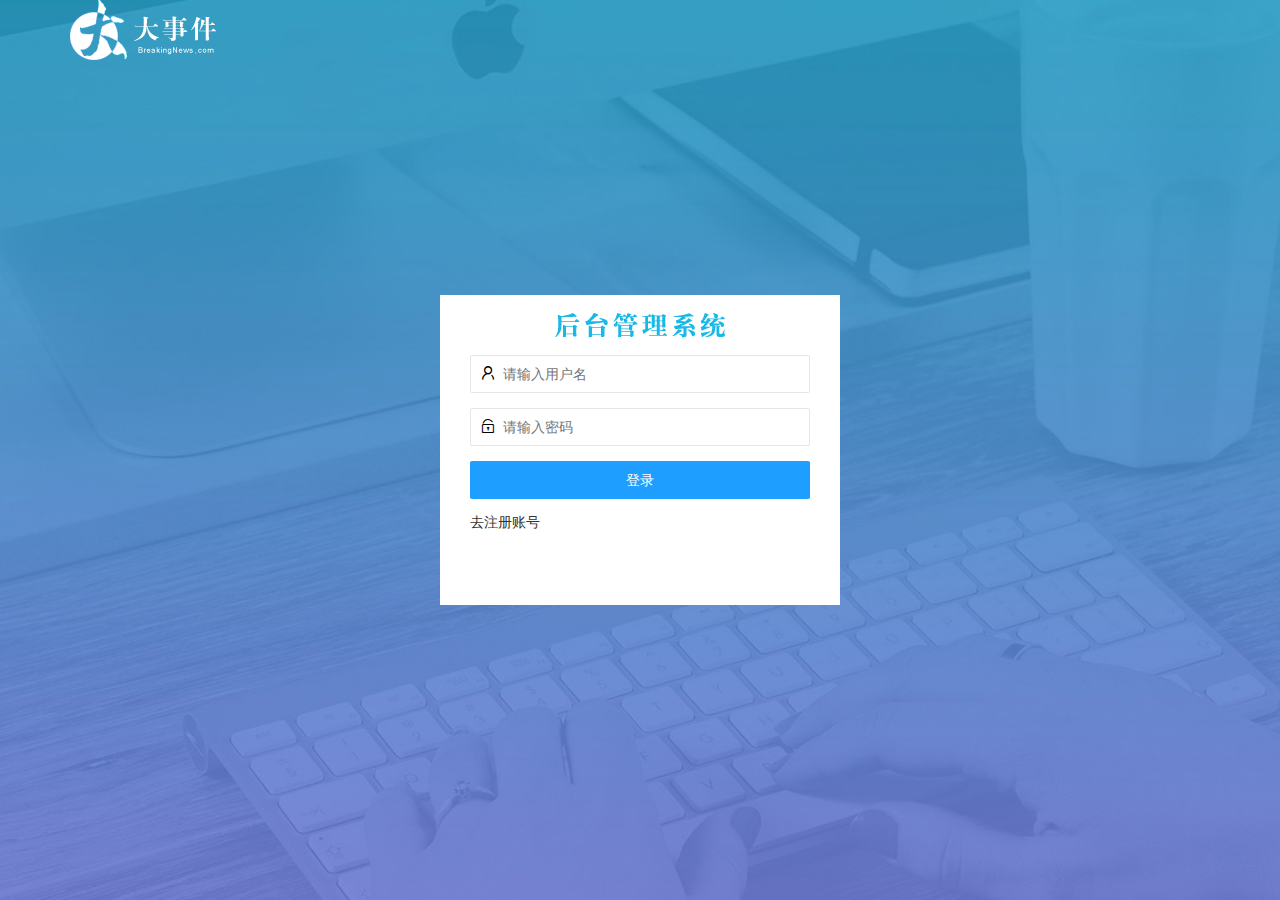
<file: login.html>
<!DOCTYPE html>
<html lang="en">

<head>
  <meta charset="UTF-8">
  <meta name="viewport" content="width=device-width, initial-scale=1.0">
  <title>大事件项目</title>
  <!-- 导入layUI 的样式 -->
  <link rel="stylesheet" href="/assets/lib/layui/css/layui.css">
  <!-- 导入自己的样式表 -->
  <link rel="stylesheet" href="./assets/css/login.css">

</head>

<body>
  <!-- 头部的log区域 -->
  <div class="layui-main">
    <img src="/assets/images/logo.png" alt="" />
  </div>
  <!-- 登录注册区域 -->
  <div class="loginAndRegBox">
    <div class="title-box"></div>
    <!-- 登录的表单 -->
    <div class="login-box">
      <form class="layui-form" id="form_login">
        <!-- 用户名 -->
        <div class="layui-form-item">
          <i class="layui-icon layui-icon-username"></i>
          <input type="text" name="username" required lay-verify="required" placeholder="请输入用户名" autocomplete="off"
            class="layui-input" />
        </div>
        <!-- 密码 -->
        <div class="layui-form-item">
          <i class="layui-icon layui-icon-password"></i>
          <input type="password" name="password" required lay-verify="required|pwd" placeholder="请输入密码" autocomplete="off"
            class="layui-input" />
        </div>
        <!-- 登录按钮 -->
        <div class="layui-form-item">
          <!-- 注意：表单提交按钮和普通按钮的区别，就是 lay-submit 属性 -->
          <button class="layui-btn layui-btn-fluid layui-btn-normal" lay-submit>登录</button>
        </div>
        <a href="javascript:;" id="link_reg">去注册账号</a>
      </form>
    </div>
    <!-- 注册的div -->
    <div class="reg-box">
      <form class="layui-form" id="form_reg">
        <!-- 注册表单 -->
        <div class="layui-form-item">
          <i class="layui-icon layui-icon-username"></i>
          <input type="text" name="username" required lay-verify="required" placeholder="请输入用户名" autocomplete="off"
            class="layui-input" />
        </div>
        <!-- 密码 -->
        <div class="layui-form-item">
          <i class="layui-icon layui-icon-password"></i>
          <input type="password" name="password" required lay-verify="required|pwd" placeholder="请输入密码" autocomplete="off"
            class="layui-input" />
        </div>
        <div class="layui-form-item">
          <i class="layui-icon layui-icon-password"></i>
          <input type="password" name="password" required lay-verify="required|pwd|repwd" placeholder="请再次确认密码" autocomplete="off"
            class="layui-input" />
        </div>
        <!-- 登录按钮 -->
        <div class="layui-form-item">
          <!-- 注意：表单提交按钮和普通按钮的区别，就是 lay-submit 属性 -->
          <button class="layui-btn layui-btn-fluid layui-btn-normal" lay-submit>登录</button>
        </div>
        <a href="javascript:;" id="link_login">去登录</a>
      </form>
    </div>
  </div>
  <!-- 导入Layui 的Js文件 -->
  <script src="/assets/lib/layui/layui.all.js"></script>
  <!-- 导入jquer -->
  <script src="/assets/lib/jquery.js"></script>
  <!-- 导入自己封装的baseApi.js -->
  <script src="/assets/js/baseAPI.js"></script>
  <!-- 导入自己的 javascript 脚本 -->
  <script src="/assets/js/login.js"></script>
</body>

</html>
</file>
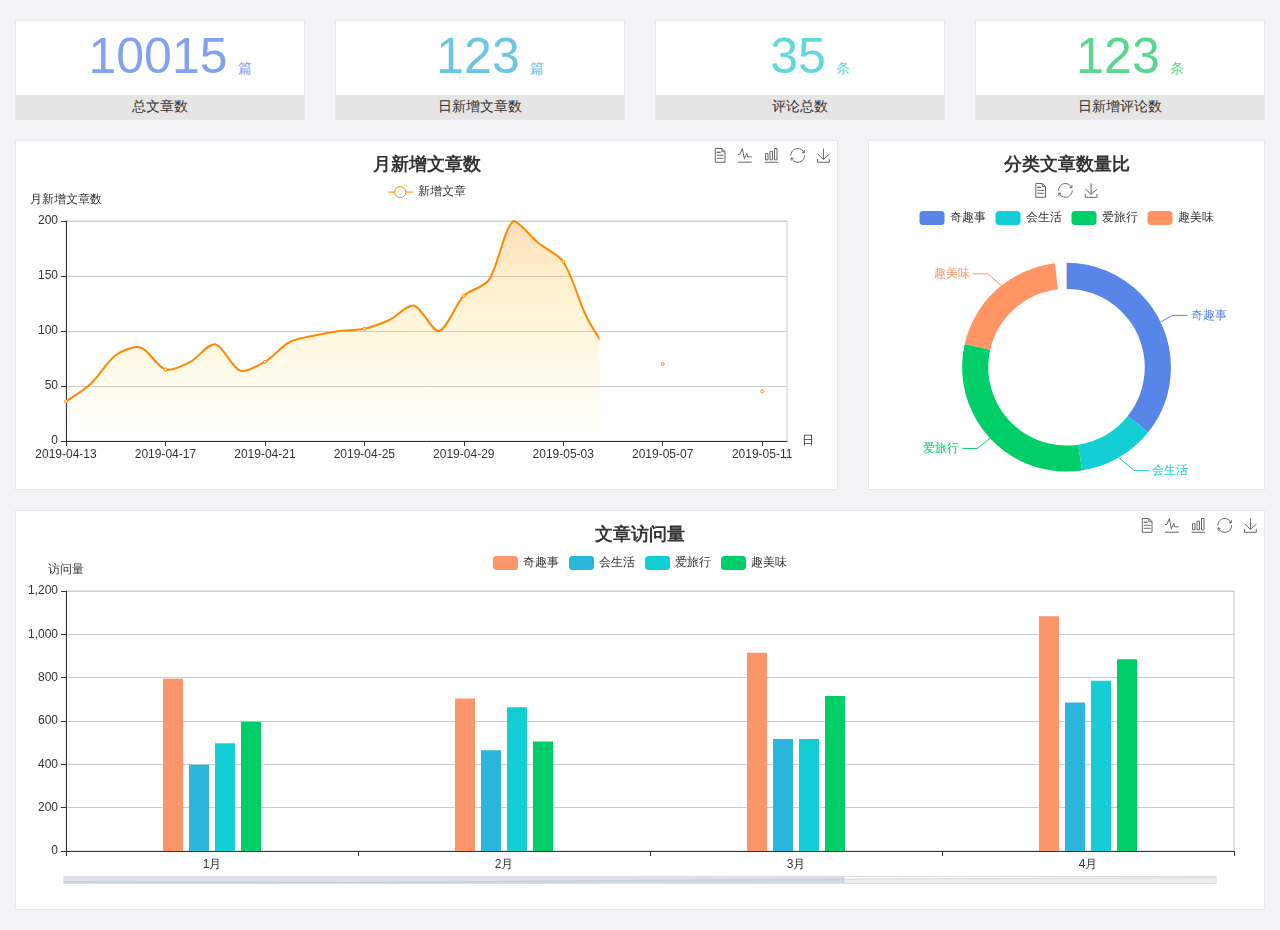
<file: home/dashboard.html>
<!DOCTYPE html>
<html lang="en">

<head>
  <meta charset="UTF-8">
  <meta name="viewport" content="width=device-width, initial-scale=1.0">
  <meta http-equiv="X-UA-Compatible" content="ie=edge">
  <title>图表统计</title>
  <link rel="stylesheet" href="../../assets/lib/bootstrap.css" />
  <link rel="stylesheet" href="../../assets/lib/main.css" />
  <script src="../../assets/lib/jquery.js"></script>
  <script type="text/javascript" src="../../assets/lib/echarts.min.js"></script>
</head>

<body>
  <div class="container-fluid">
    <div class="row spannel_list">
      <div class="col-sm-3 col-xs-6">
        <div class="spannel">
          <em>10015</em><span>篇</span>
          <b>总文章数</b>
        </div>
      </div>
      <div class="col-sm-3 col-xs-6">
        <div class="spannel scolor01">
          <em>123</em><span>篇</span>
          <b>日新增文章数</b>
        </div>
      </div>
      <div class="col-sm-3 col-xs-6">
        <div class="spannel scolor02">
          <em>35</em><span>条</span>
          <b>评论总数</b>
        </div>
      </div>
      <div class="col-sm-3 col-xs-6">
        <div class="spannel scolor03">
          <em>123</em><span>条</span>
          <b>日新增评论数</b>
        </div>
      </div>
    </div>
  </div>

  <div class="container-fluid">
    <div class="row curve-pie">
      <div class="col-lg-8 col-md-8">
        <div class="gragh_pannel" id="curve_show"></div>
      </div>
      <div class="col-lg-4 col-md-4">
        <div class="gragh_pannel" id="pie_show"></div>
      </div>
    </div>
  </div>

  <div class="container-fluid">
    <div class="column_pannel" id="column_show"></div>
  </div>

  <script>
    var oChart = echarts.init(document.getElementById('curve_show'));
    var aList_all = [
      { 'count': 36, 'date': '2019-04-13' },
      { 'count': 52, 'date': '2019-04-14' },
      { 'count': 78, 'date': '2019-04-15' },
      { 'count': 85, 'date': '2019-04-16' },
      { 'count': 65, 'date': '2019-04-17' },
      { 'count': 72, 'date': '2019-04-18' },
      { 'count': 88, 'date': '2019-04-19' },
      { 'count': 64, 'date': '2019-04-20' },
      { 'count': 72, 'date': '2019-04-21' },
      { 'count': 90, 'date': '2019-04-22' },
      { 'count': 96, 'date': '2019-04-23' },
      { 'count': 100, 'date': '2019-04-24' },
      { 'count': 102, 'date': '2019-04-25' },
      { 'count': 110, 'date': '2019-04-26' },
      { 'count': 123, 'date': '2019-04-27' },
      { 'count': 100, 'date': '2019-04-28' },
      { 'count': 132, 'date': '2019-04-29' },
      { 'count': 146, 'date': '2019-04-30' },
      { 'count': 200, 'date': '2019-05-01' },
      { 'count': 180, 'date': '2019-05-02' },
      { 'count': 163, 'date': '2019-05-03' },
      { 'count': 110, 'date': '2019-05-04' },
      { 'count': 80, 'date': '2019-05-05' },
      { 'count': 82, 'date': '2019-05-06' },
      { 'count': 70, 'date': '2019-05-07' },
      { 'count': 65, 'date': '2019-05-08' },
      { 'count': 54, 'date': '2019-05-09' },
      { 'count': 40, 'date': '2019-05-10' },
      { 'count': 45, 'date': '2019-05-11' },
      { 'count': 38, 'date': '2019-05-12' },
    ];

    let aCount = [];
    let aDate = [];

    for (var i = 0; i < aList_all.length; i++) {
      aCount.push(aList_all[i].count);
      aDate.push(aList_all[i].date);
    }

    var chartopt = {
      title: {
        text: '月新增文章数',
        left: 'center',
        top: '10'
      },
      tooltip: {
        trigger: 'axis'
      },
      legend: {
        data: ['新增文章'],
        top: '40'
      },
      toolbox: {
        show: true,
        feature: {
          mark: { show: true },
          dataView: { show: true, readOnly: false },
          magicType: { show: true, type: ['line', 'bar'] },
          restore: { show: true },
          saveAsImage: { show: true }
        }
      },
      calculable: true,
      xAxis: [
        {
          name: '日',
          type: 'category',
          boundaryGap: false,
          data: aDate
        }
      ],
      yAxis: [
        {
          name: '月新增文章数',
          type: 'value'
        }
      ],
      series: [
        {
          name: '新增文章',
          type: 'line',
          smooth: true,
          itemStyle: { normal: { areaStyle: { type: 'default' }, color: '#f80' }, lineStyle: { color: '#f80' } },
          data: aCount
        }],
      areaStyle: {
        normal: {
          color: new echarts.graphic.LinearGradient(0, 0, 0, 1, [{
            offset: 0,
            color: 'rgba(255,136,0,0.39)'
          }, {
            offset: .34,
            color: 'rgba(255,180,0,0.25)'
          }, {
            offset: 1,
            color: 'rgba(255,222,0,0.00)'
          }])

        }
      },
      grid: {
        show: true,
        x: 50,
        x2: 50,
        y: 80,
        height: 220
      }
    };

    oChart.setOption(chartopt);


    var oPie = echarts.init(document.getElementById('pie_show'));
    var oPieopt =
    {
      title: {
        top: 10,
        text: '分类文章数量比',
        x: 'center'
      },
      tooltip: {
        trigger: 'item',
        formatter: "{a} <br/>{b} : {c} ({d}%)"
      },
      color: ['#5885e8', '#13cfd5', '#00ce68', '#ff9565'],
      legend: {
        x: 'center',
        top: 65,
        data: ['奇趣事', '会生活', '爱旅行', '趣美味']
      },
      toolbox: {
        show: true,
        x: 'center',
        top: 35,
        feature: {
          mark: { show: true },
          dataView: { show: true, readOnly: false },
          magicType: {
            show: true,
            type: ['pie', 'funnel'],
            option: {
              funnel: {
                x: '25%',
                width: '50%',
                funnelAlign: 'left',
                max: 1548
              }
            }
          },
          restore: { show: true },
          saveAsImage: { show: true }
        }
      },
      calculable: true,
      series: [
        {
          name: '访问来源',
          type: 'pie',
          radius: ['45%', '60%'],
          center: ['50%', '65%'],
          data: [
            { value: 300, name: '奇趣事' },
            { value: 100, name: '会生活' },
            { value: 260, name: '爱旅行' },
            { value: 180, name: '趣美味' }
          ]
        }
      ]
    };
    oPie.setOption(oPieopt);



    var oColumn = this.echarts.init(document.getElementById('column_show'));
    var oColumnopt =
    {
      title: {
        text: '文章访问量',
        left: 'center',
        top: '10'
      },
      tooltip: {
        trigger: 'axis'
      },
      legend: {
        data: ['奇趣事', '会生活', '爱旅行', '趣美味'],
        top: '40'
      },
      toolbox: {
        show: true,
        feature: {
          mark: { show: true },
          dataView: { show: true, readOnly: false },
          magicType: { show: true, type: ['line', 'bar'] },
          restore: { show: true },
          saveAsImage: { show: true }
        }
      },
      calculable: true,
      xAxis: [
        {
          type: 'category',
          data: ['1月', '2月', '3月', '4月', '5月']
        }
      ],
      yAxis: [
        {
          name: '访问量',
          type: 'value'
        }
      ],
      series: [
        {
          name: '奇趣事',
          type: 'bar',
          barWidth: 20,
          itemStyle: {
            normal: { areaStyle: { type: 'default' }, color: '#fd956a' }
          },
          data: [800, 708, 920, 1090, 1200]
        },
        {
          name: '会生活',
          type: 'bar',
          barWidth: 20,
          itemStyle: {
            normal: { areaStyle: { type: 'default' }, color: '#2bb6db' }
          },
          data: [400, 468, 520, 690, 800]
        },
        {
          name: '爱旅行',
          type: 'bar',
          barWidth: 20,
          itemStyle: {
            normal: { areaStyle: { type: 'default' }, color: '#13cfd5' }
          },
          data: [500, 668, 520, 790, 900]
        },
        {
          name: '趣美味',
          type: 'bar',
          barWidth: 20,
          itemStyle: {
            normal: { areaStyle: { type: 'default' }, color: '#00ce68' }
          },
          data: [600, 508, 720, 890, 1000]
        }
      ],
      grid: {
        show: true,
        x: 50,
        x2: 30,
        y: 80,
        height: 260
      },
      dataZoom: [//给x轴设置滚动条
        {
          start: 0,//默认为0
          end: 100 - 1000 / 31,//默认为100
          type: 'slider',
          show: true,
          xAxisIndex: [0],
          handleSize: 0,//滑动条的 左右2个滑动条的大小
          height: 8,//组件高度
          left: 45, //左边的距离
          right: 50,//右边的距离
          bottom: 26,//右边的距离
          handleColor: '#ddd',//h滑动图标的颜色
          handleStyle: {
            borderColor: "#cacaca",
            borderWidth: "1",
            shadowBlur: 2,
            background: "#ddd",
            shadowColor: "#ddd",
          }
        }]
    };
    oColumn.setOption(oColumnopt);
  </script>
</body>

</html>
</file>
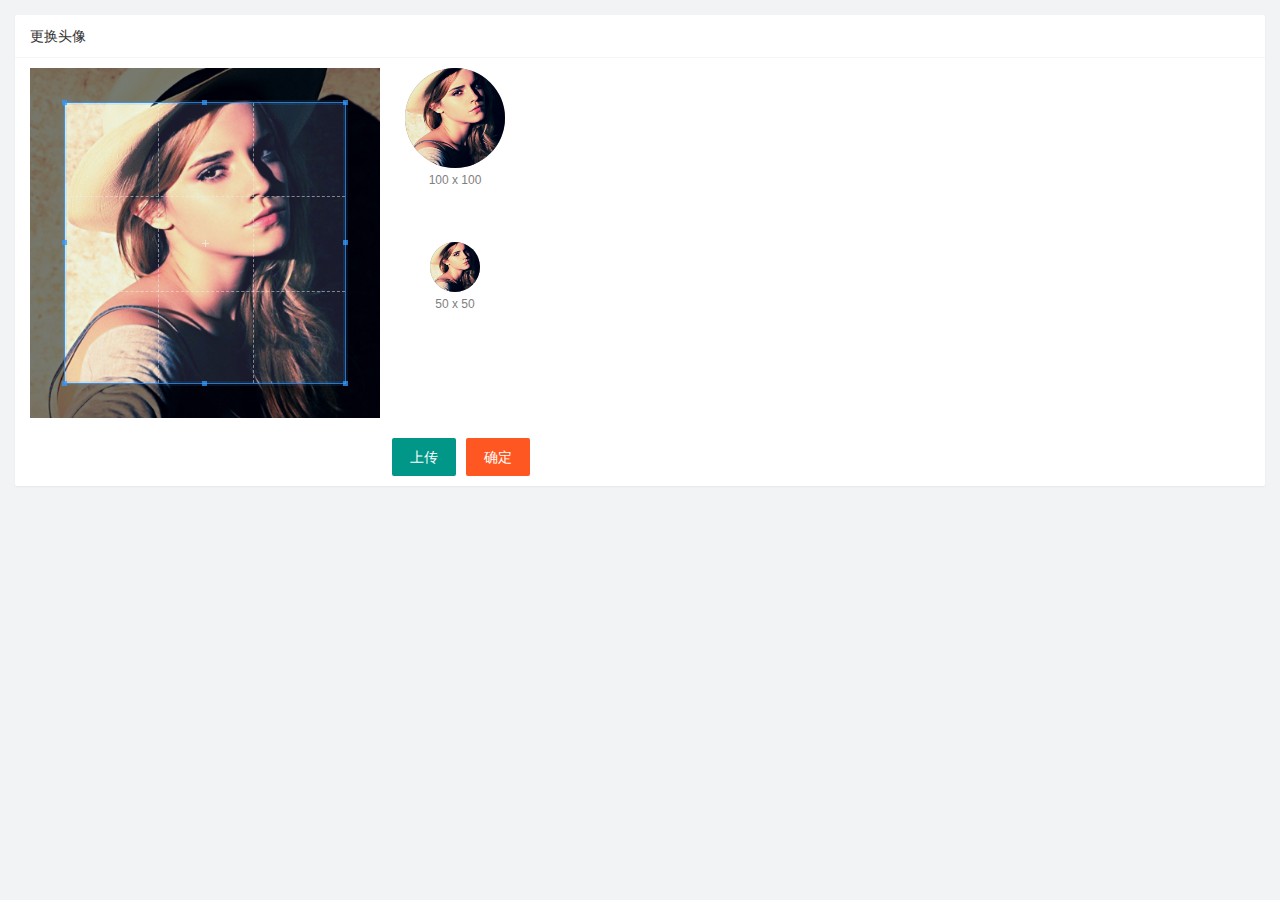
<file: user/user_avatar.html>
<!DOCTYPE html>
<html lang="en">

<head>
    <meta charset="UTF-8">
    <meta name="viewport" content="width=device-width, initial-scale=1.0">
    <title>Document</title>
    <link rel="stylesheet" href="/assets/lib/layui/css/layui.css" />
    <link rel="stylesheet" href="/assets/lib/cropper/cropper.css" />
    <link rel="stylesheet" href="/assets/css/user/user_avatar.css" />
</head>

<body>
    <!-- 卡片区域 -->
    <div class="layui-card">
        <div class="layui-card-header">更换头像</div>
        <div class="layui-card-body">
            <!-- 第一行的图片裁剪和预览区域 -->
            <div class="row1">
                <!-- 图片裁剪区域 -->
                <div class="cropper-box">
                    <!-- 这个 img 标签很重要，将来会把它初始化为裁剪区域 -->
                    <img id="image" src="/assets/images/sample.jpg" />
                </div>
                <!-- 图片的预览区域 -->
                <div class="preview-box">
                    <div>
                        <!-- 宽高为 100px 的预览区域 -->
                        <div class="img-preview w100"></div>
                        <p class="size">100 x 100</p>
                    </div>
                    <div>
                        <!-- 宽高为 50px 的预览区域 -->
                        <div class="img-preview w50"></div>
                        <p class="size">50 x 50</p>
                    </div>
                </div>
            </div>

            <!-- 第二行的按钮区域 -->
            <div class="row2">
                <!-- 通过accept属性,可以指定用户选择什么类型的文件 -->
                <input type="file" id="file" accept="image/png,image/jpeg">
                <button type="button" class="layui-btn" id="btnChooseImage">上传</button>
                <button type="button" class="layui-btn layui-btn-danger" id="btnUpload">确定</button>
            </div>
        </div>
    </div>
    <script src="/assets/lib/layui/layui.all.js"></script>
    <script src="/assets/lib/jquery.js"></script>
    <script src="/assets/lib/cropper/Cropper.js"></script>
    <script src="/assets/lib/cropper/jquery-cropper.js"></script>
    <script src="/assets/js/baseAPI.js"></script>
    <script src="/assets/js/user/user_avatar.js"></script>
</body>

</html>
</file>
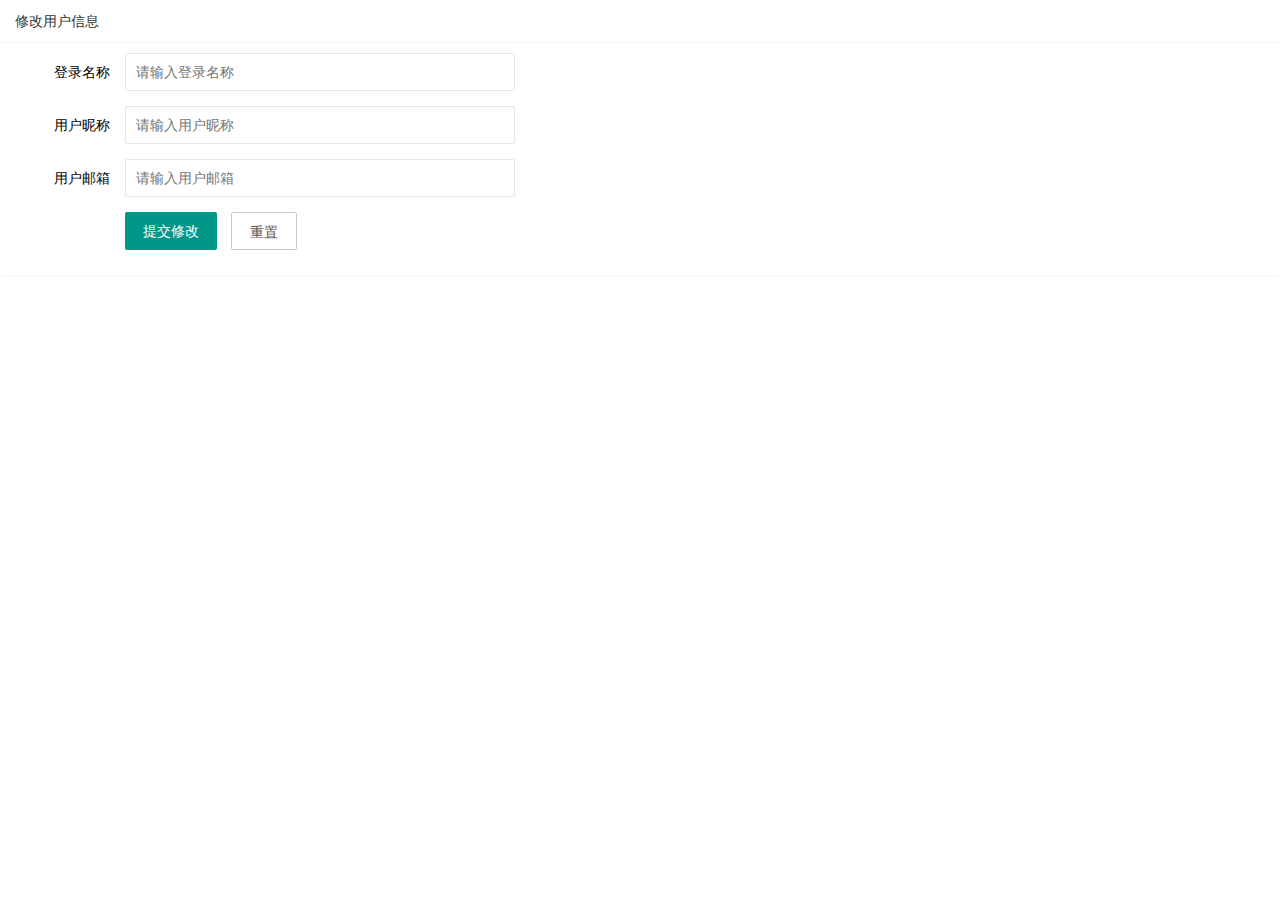
<file: user/user_info.html>
<!DOCTYPE html>
<html lang="en">

<head>
    <meta charset="UTF-8">
    <meta name="viewport" content="width=device-width, initial-scale=1.0">
    <title>Document</title>
    <!-- 导入layui.css -->
    <link rel="stylesheet" href="/assets/lib/layui/css/layui.css">
    <!-- 导入自己的样式 -->
    <link rel="stylesheet" href="/assets/css/user/user_info.css" />
</head>

<body>
    <!-- 卡片区域 -->
    <div class="layui-card">
        <div class="layui-card-header">修改用户信息</div>
        <div class="layui-card-body">
            <form class="layui-form" lay-filter="formUserInfo">
                <!-- 这是隐藏域 -->
                <input type="hidden" name="id" value="" />
                <div class="layui-form-item">
                    <label class="layui-form-label">登录名称</label>
                    <div class="layui-input-block">
                        <input type="text" name="username" required lay-verify="required" placeholder="请输入登录名称"
                            autocomplete="off" class="layui-input" readonly />
                    </div>
                </div>
                <div class="layui-form-item">
                    <label class="layui-form-label">用户昵称</label>
                    <div class="layui-input-block">
                        <input type="text" name="nickname" required lay-verify="required|nickname" placeholder="请输入用户昵称"
                            autocomplete="off" class="layui-input" />
                    </div>
                </div>
                <div class="layui-form-item">
                    <label class="layui-form-label">用户邮箱</label>
                    <div class="layui-input-block">
                        <input type="text" name="email" required lay-verify="required|email" placeholder="请输入用户邮箱"
                            autocomplete="off" class="layui-input" />
                    </div>
                </div>
                <div class="layui-form-item">
                    <div class="layui-input-block">
                        <button class="layui-btn" lay-submit lay-filter="formDemo" class="layui-form">提交修改</button>
                        <button type="reset" class="layui-btn layui-btn-primary" id="btnReset">重置</button>
                    </div>
                </div>
            </form>
        </div>
    </div>
    <!-- 导入 layui 的 js -->
    <script src="/assets/lib/layui/layui.all.js"></script>
    <!-- 导入 jquery -->
    <script src="/assets/lib/jquery.js"></script>
    <!-- 导入 baseAPI -->
    <script src="/assets/js/baseAPI.js"></script>
    <!-- 导入自己的 js -->
    <script src="/assets/js/user/user_info.js"></script>
</body>

</html>
</file>
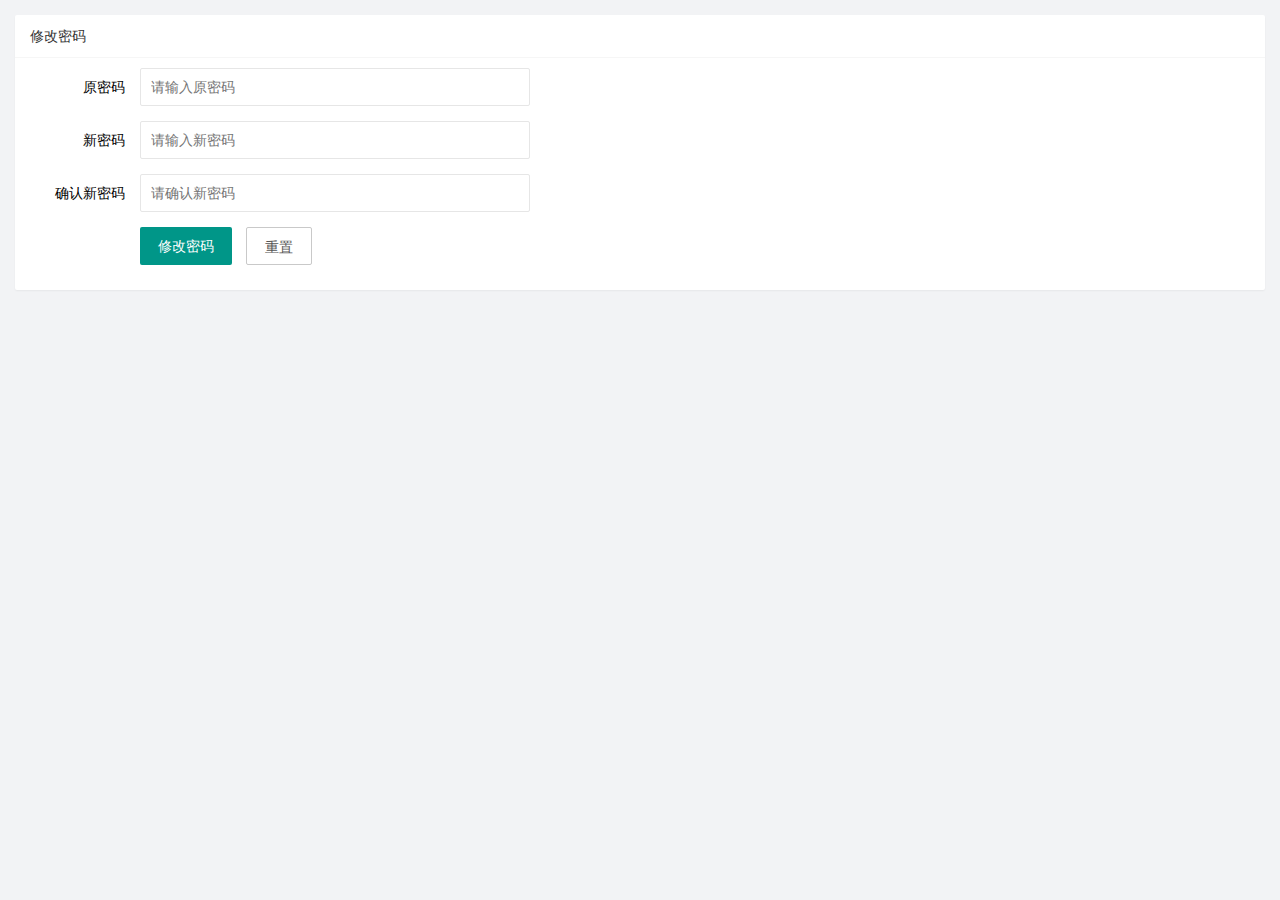
<file: user/user_pwd.html>
<!DOCTYPE html>
<html lang="en">

<head>
    <meta charset="UTF-8">
    <meta name="viewport" content="width=device-width, initial-scale=1.0">
    <title>Document</title>
    <!-- 导入layui.css -->
    <link rel="stylesheet" href="/assets/lib/layui/css/layui.css">
    <!-- 导入自己的css -->
    <link rel="stylesheet" href="/assets/css/user/user_pwd.css">
</head>

<body>
    <!-- 卡片视图区域 -->
    <div class="layui-card">
        <div class="layui-card-header">修改密码</div>
        <div class="layui-card-body">
            <form class="layui-form" action="">
                <div class="layui-form-item">
                    <label class="layui-form-label">原密码</label>
                    <div class="layui-input-block">
                        <input type="password" name="oldPwd" required lay-verify="required|pwd" placeholder="请输入原密码"
                            autocomplete="off" class="layui-input">
                    </div>
                </div>
                <div class="layui-form-item">
                    <label class="layui-form-label">新密码</label>
                    <div class="layui-input-block">
                        <input type="password" name="newPwd" required lay-verify="required|pwd|samePwd" placeholder="请输入新密码"
                            autocomplete="off" class="layui-input">
                    </div>
                </div>
                <div class="layui-form-item">
                    <label class="layui-form-label">确认新密码</label>
                    <div class="layui-input-block">
                        <input type="password" name="rePwd" required lay-verify="required|pwd|rePwd" placeholder="请确认新密码"
                            autocomplete="off" class="layui-input">
                    </div>
                </div>
                <div class="layui-form-item">
                    <div class="layui-input-block">
                        <button class="layui-btn" lay-submit lay-filter="formDemo">修改密码</button>
                        <button type="reset" class="layui-btn layui-btn-primary">重置</button>
                    </div>
                </div>
            </form>
        </div>
    </div>
    <!-- 导入 layui 的 js -->
    <script src="/assets/lib/layui/layui.all.js"></script>
    <!-- 导入 jQuery -->
    <script src="/assets/lib/jquery.js"></script>
    <!-- 导入 baseAPI -->
    <script src="/assets/js/baseAPI.js"></script>
    <!-- 导入自己的 js -->
    <script src="/assets/js/user/user_pwd.js"></script>
</body>

</html>
</file>
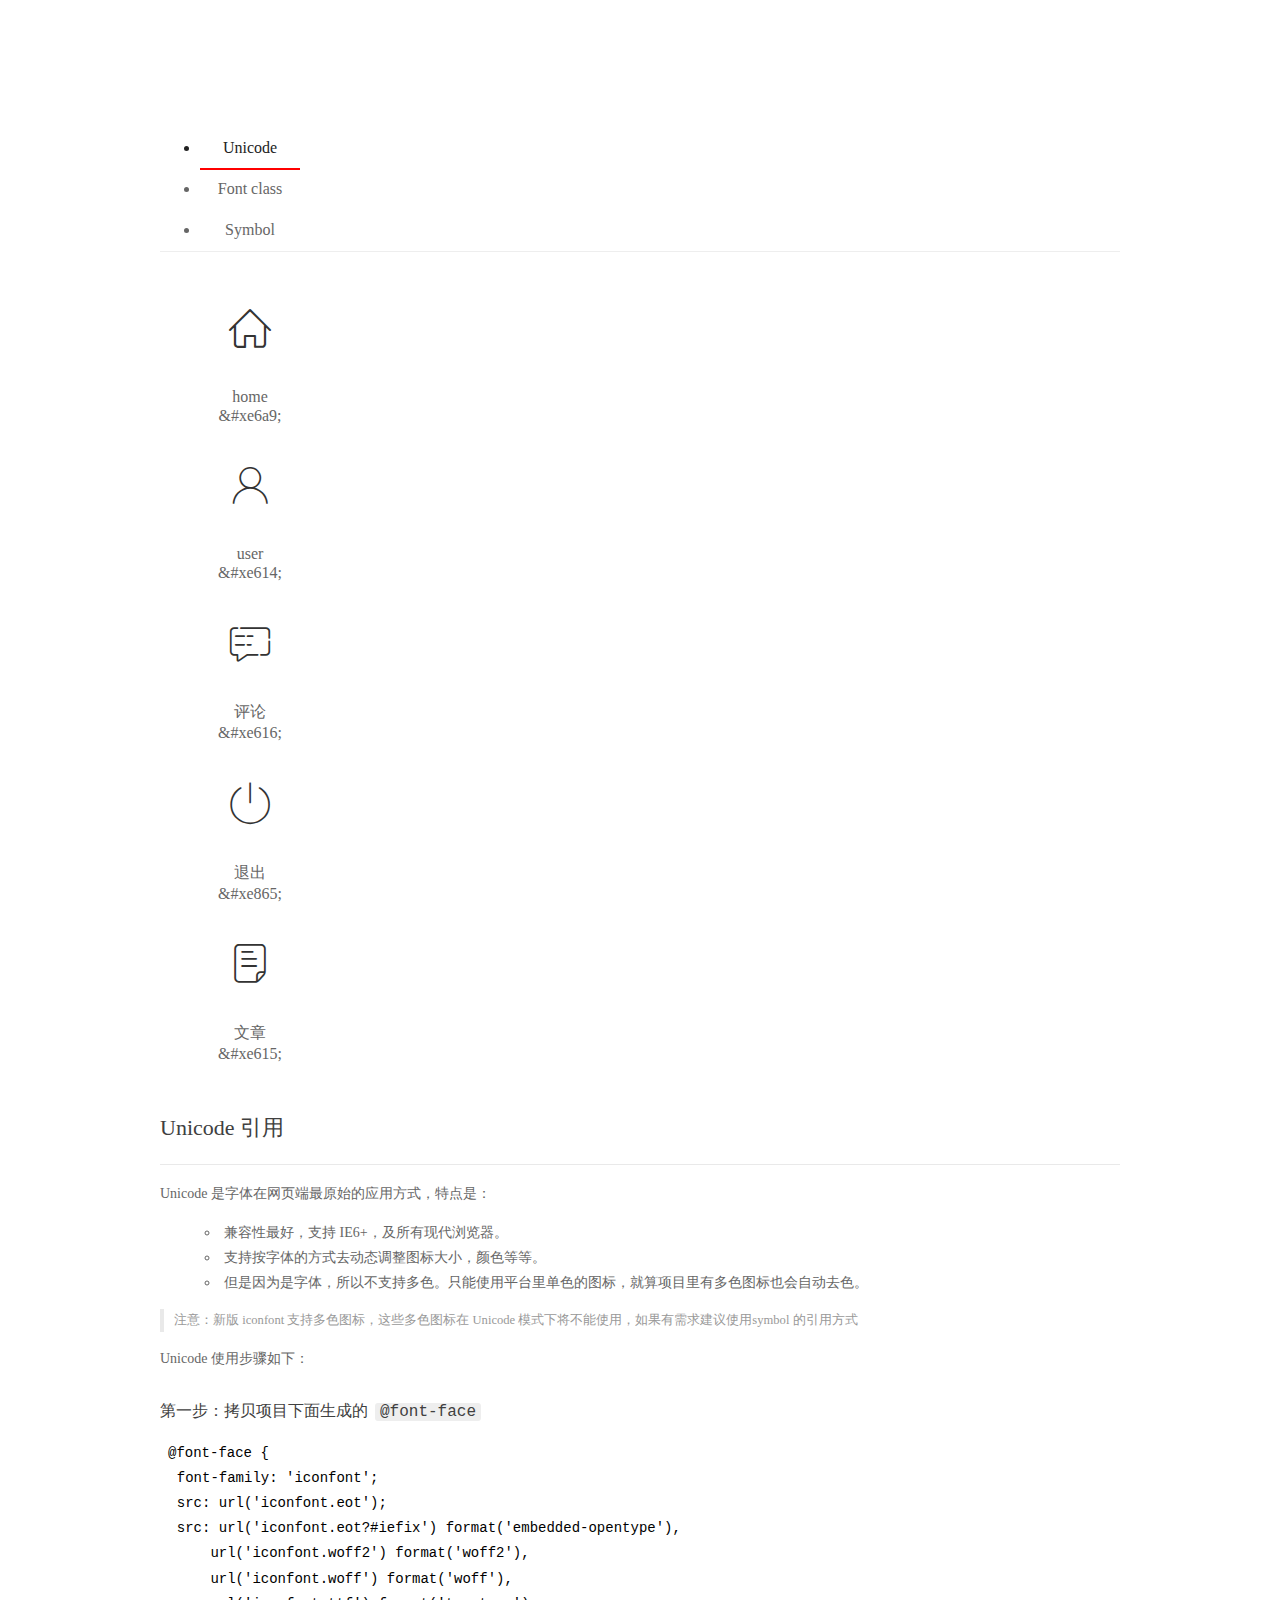
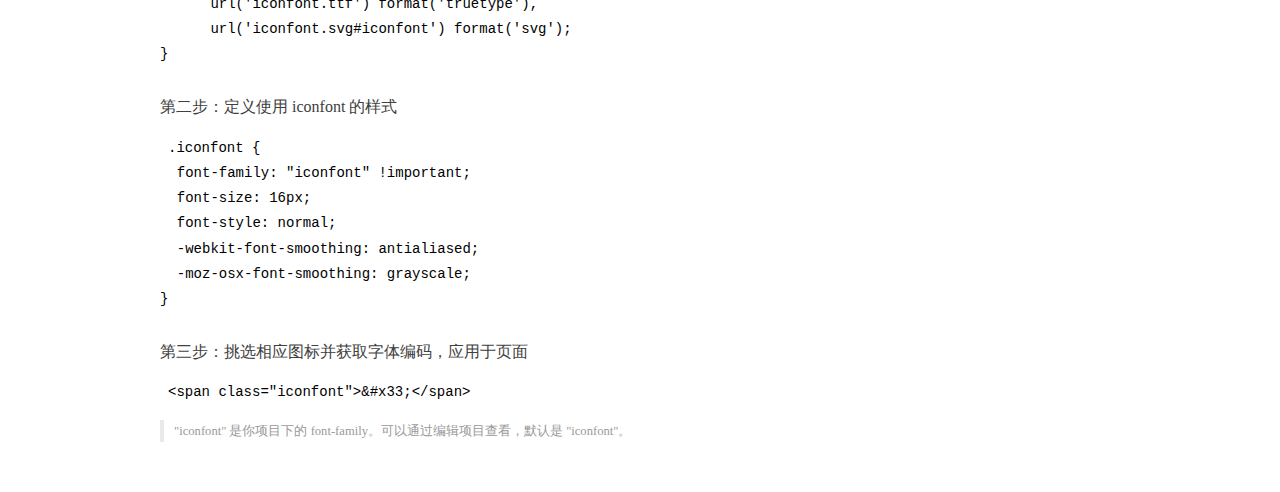
<file: assets/fonts/demo_index.html>
<!DOCTYPE html>
<html>
<head>
  <meta charset="utf-8"/>
  <title>IconFont Demo</title>
  <link rel="shortcut icon" href="https://gtms04.alicdn.com/tps/i4/TB1_oz6GVXXXXaFXpXXJDFnIXXX-64-64.ico" type="image/x-icon"/>
  <link rel="stylesheet" href="https://g.alicdn.com/thx/cube/1.3.2/cube.min.css">
  <link rel="stylesheet" href="demo.css">
  <link rel="stylesheet" href="iconfont.css">
  <script src="iconfont.js"></script>
  <!-- jQuery -->
  <script src="https://a1.alicdn.com/oss/uploads/2018/12/26/7bfddb60-08e8-11e9-9b04-53e73bb6408b.js"></script>
  <!-- 代码高亮 -->
  <script src="https://a1.alicdn.com/oss/uploads/2018/12/26/a3f714d0-08e6-11e9-8a15-ebf944d7534c.js"></script>
</head>
<body>
  <div class="main">
    <h1 class="logo"><a href="https://www.iconfont.cn/" title="iconfont 首页" target="_blank">&#xe86b;</a></h1>
    <div class="nav-tabs">
      <ul id="tabs" class="dib-box">
        <li class="dib active"><span>Unicode</span></li>
        <li class="dib"><span>Font class</span></li>
        <li class="dib"><span>Symbol</span></li>
      </ul>
      
    </div>
    <div class="tab-container">
      <div class="content unicode" style="display: block;">
          <ul class="icon_lists dib-box">
          
            <li class="dib">
              <span class="icon iconfont">&#xe6a9;</span>
                <div class="name">home</div>
                <div class="code-name">&amp;#xe6a9;</div>
              </li>
          
            <li class="dib">
              <span class="icon iconfont">&#xe614;</span>
                <div class="name">user</div>
                <div class="code-name">&amp;#xe614;</div>
              </li>
          
            <li class="dib">
              <span class="icon iconfont">&#xe616;</span>
                <div class="name">评论</div>
                <div class="code-name">&amp;#xe616;</div>
              </li>
          
            <li class="dib">
              <span class="icon iconfont">&#xe865;</span>
                <div class="name">退出</div>
                <div class="code-name">&amp;#xe865;</div>
              </li>
          
            <li class="dib">
              <span class="icon iconfont">&#xe615;</span>
                <div class="name">文章</div>
                <div class="code-name">&amp;#xe615;</div>
              </li>
          
          </ul>
          <div class="article markdown">
          <h2 id="unicode-">Unicode 引用</h2>
          <hr>

          <p>Unicode 是字体在网页端最原始的应用方式，特点是：</p>
          <ul>
            <li>兼容性最好，支持 IE6+，及所有现代浏览器。</li>
            <li>支持按字体的方式去动态调整图标大小，颜色等等。</li>
            <li>但是因为是字体，所以不支持多色。只能使用平台里单色的图标，就算项目里有多色图标也会自动去色。</li>
          </ul>
          <blockquote>
            <p>注意：新版 iconfont 支持多色图标，这些多色图标在 Unicode 模式下将不能使用，如果有需求建议使用symbol 的引用方式</p>
          </blockquote>
          <p>Unicode 使用步骤如下：</p>
          <h3 id="-font-face">第一步：拷贝项目下面生成的 <code>@font-face</code></h3>
<pre><code class="language-css"
>@font-face {
  font-family: 'iconfont';
  src: url('iconfont.eot');
  src: url('iconfont.eot?#iefix') format('embedded-opentype'),
      url('iconfont.woff2') format('woff2'),
      url('iconfont.woff') format('woff'),
      url('iconfont.ttf') format('truetype'),
      url('iconfont.svg#iconfont') format('svg');
}
</code></pre>
          <h3 id="-iconfont-">第二步：定义使用 iconfont 的样式</h3>
<pre><code class="language-css"
>.iconfont {
  font-family: "iconfont" !important;
  font-size: 16px;
  font-style: normal;
  -webkit-font-smoothing: antialiased;
  -moz-osx-font-smoothing: grayscale;
}
</code></pre>
          <h3 id="-">第三步：挑选相应图标并获取字体编码，应用于页面</h3>
<pre>
<code class="language-html"
>&lt;span class="iconfont"&gt;&amp;#x33;&lt;/span&gt;
</code></pre>
          <blockquote>
            <p>"iconfont" 是你项目下的 font-family。可以通过编辑项目查看，默认是 "iconfont"。</p>
          </blockquote>
          </div>
      </div>
      <div class="content font-class">
        <ul class="icon_lists dib-box">
          
          <li class="dib">
            <span class="icon iconfont icon-home"></span>
            <div class="name">
              home
            </div>
            <div class="code-name">.icon-home
            </div>
          </li>
          
          <li class="dib">
            <span class="icon iconfont icon-user"></span>
            <div class="name">
              user
            </div>
            <div class="code-name">.icon-user
            </div>
          </li>
          
          <li class="dib">
            <span class="icon iconfont icon-pinglun"></span>
            <div class="name">
              评论
            </div>
            <div class="code-name">.icon-pinglun
            </div>
          </li>
          
          <li class="dib">
            <span class="icon iconfont icon-tuichu"></span>
            <div class="name">
              退出
            </div>
            <div class="code-name">.icon-tuichu
            </div>
          </li>
          
          <li class="dib">
            <span class="icon iconfont icon-16"></span>
            <div class="name">
              文章
            </div>
            <div class="code-name">.icon-16
            </div>
          </li>
          
        </ul>
        <div class="article markdown">
        <h2 id="font-class-">font-class 引用</h2>
        <hr>

        <p>font-class 是 Unicode 使用方式的一种变种，主要是解决 Unicode 书写不直观，语意不明确的问题。</p>
        <p>与 Unicode 使用方式相比，具有如下特点：</p>
        <ul>
          <li>兼容性良好，支持 IE8+，及所有现代浏览器。</li>
          <li>相比于 Unicode 语意明确，书写更直观。可以很容易分辨这个 icon 是什么。</li>
          <li>因为使用 class 来定义图标，所以当要替换图标时，只需要修改 class 里面的 Unicode 引用。</li>
          <li>不过因为本质上还是使用的字体，所以多色图标还是不支持的。</li>
        </ul>
        <p>使用步骤如下：</p>
        <h3 id="-fontclass-">第一步：引入项目下面生成的 fontclass 代码：</h3>
<pre><code class="language-html">&lt;link rel="stylesheet" href="./iconfont.css"&gt;
</code></pre>
        <h3 id="-">第二步：挑选相应图标并获取类名，应用于页面：</h3>
<pre><code class="language-html">&lt;span class="iconfont icon-xxx"&gt;&lt;/span&gt;
</code></pre>
        <blockquote>
          <p>"
            iconfont" 是你项目下的 font-family。可以通过编辑项目查看，默认是 "iconfont"。</p>
        </blockquote>
      </div>
      </div>
      <div class="content symbol">
          <ul class="icon_lists dib-box">
          
            <li class="dib">
                <svg class="icon svg-icon" aria-hidden="true">
                  <use xlink:href="#icon-home"></use>
                </svg>
                <div class="name">home</div>
                <div class="code-name">#icon-home</div>
            </li>
          
            <li class="dib">
                <svg class="icon svg-icon" aria-hidden="true">
                  <use xlink:href="#icon-user"></use>
                </svg>
                <div class="name">user</div>
                <div class="code-name">#icon-user</div>
            </li>
          
            <li class="dib">
                <svg class="icon svg-icon" aria-hidden="true">
                  <use xlink:href="#icon-pinglun"></use>
                </svg>
                <div class="name">评论</div>
                <div class="code-name">#icon-pinglun</div>
            </li>
          
            <li class="dib">
                <svg class="icon svg-icon" aria-hidden="true">
                  <use xlink:href="#icon-tuichu"></use>
                </svg>
                <div class="name">退出</div>
                <div class="code-name">#icon-tuichu</div>
            </li>
          
            <li class="dib">
                <svg class="icon svg-icon" aria-hidden="true">
                  <use xlink:href="#icon-16"></use>
                </svg>
                <div class="name">文章</div>
                <div class="code-name">#icon-16</div>
            </li>
          
          </ul>
          <div class="article markdown">
          <h2 id="symbol-">Symbol 引用</h2>
          <hr>

          <p>这是一种全新的使用方式，应该说这才是未来的主流，也是平台目前推荐的用法。相关介绍可以参考这篇<a href="">文章</a>
            这种用法其实是做了一个 SVG 的集合，与另外两种相比具有如下特点：</p>
          <ul>
            <li>支持多色图标了，不再受单色限制。</li>
            <li>通过一些技巧，支持像字体那样，通过 <code>font-size</code>, <code>color</code> 来调整样式。</li>
            <li>兼容性较差，支持 IE9+，及现代浏览器。</li>
            <li>浏览器渲染 SVG 的性能一般，还不如 png。</li>
          </ul>
          <p>使用步骤如下：</p>
          <h3 id="-symbol-">第一步：引入项目下面生成的 symbol 代码：</h3>
<pre><code class="language-html">&lt;script src="./iconfont.js"&gt;&lt;/script&gt;
</code></pre>
          <h3 id="-css-">第二步：加入通用 CSS 代码（引入一次就行）：</h3>
<pre><code class="language-html">&lt;style&gt;
.icon {
  width: 1em;
  height: 1em;
  vertical-align: -0.15em;
  fill: currentColor;
  overflow: hidden;
}
&lt;/style&gt;
</code></pre>
          <h3 id="-">第三步：挑选相应图标并获取类名，应用于页面：</h3>
<pre><code class="language-html">&lt;svg class="icon" aria-hidden="true"&gt;
  &lt;use xlink:href="#icon-xxx"&gt;&lt;/use&gt;
&lt;/svg&gt;
</code></pre>
          </div>
      </div>

    </div>
  </div>
  <script>
  $(document).ready(function () {
      $('.tab-container .content:first').show()

      $('#tabs li').click(function (e) {
        var tabContent = $('.tab-container .content')
        var index = $(this).index()

        if ($(this).hasClass('active')) {
          return
        } else {
          $('#tabs li').removeClass('active')
          $(this).addClass('active')

          tabContent.hide().eq(index).fadeIn()
        }
      })
    })
  </script>
</body>
</html>
</file>
<file: assets/lib/layui/css/layui.css>
/** layui-v2.5.5 MIT License By https://www.layui.com */
 .layui-inline,img{display:inline-block;vertical-align:middle}h1,h2,h3,h4,h5,h6{font-weight:400}.layui-edge,.layui-header,.layui-inline,.layui-main{position:relative}.layui-body,.layui-edge,.layui-elip{overflow:hidden}.layui-btn,.layui-edge,.layui-inline,img{vertical-align:middle}.layui-btn,.layui-disabled,.layui-icon,.layui-unselect{-moz-user-select:none;-webkit-user-select:none;-ms-user-select:none}.layui-elip,.layui-form-checkbox span,.layui-form-pane .layui-form-label{text-overflow:ellipsis;white-space:nowrap}.layui-breadcrumb,.layui-tree-btnGroup{visibility:hidden}blockquote,body,button,dd,div,dl,dt,form,h1,h2,h3,h4,h5,h6,input,li,ol,p,pre,td,textarea,th,ul{margin:0;padding:0;-webkit-tap-highlight-color:rgba(0,0,0,0)}a:active,a:hover{outline:0}img{border:none}li{list-style:none}table{border-collapse:collapse;border-spacing:0}h4,h5,h6{font-size:100%}button,input,optgroup,option,select,textarea{font-family:inherit;font-size:inherit;font-style:inherit;font-weight:inherit;outline:0}pre{white-space:pre-wrap;white-space:-moz-pre-wrap;white-space:-pre-wrap;white-space:-o-pre-wrap;word-wrap:break-word}body{line-height:24px;font:14px Helvetica Neue,Helvetica,PingFang SC,Tahoma,Arial,sans-serif}hr{height:1px;margin:10px 0;border:0;clear:both}a{color:#333;text-decoration:none}a:hover{color:#777}a cite{font-style:normal;*cursor:pointer}.layui-border-box,.layui-border-box *{box-sizing:border-box}.layui-box,.layui-box *{box-sizing:content-box}.layui-clear{clear:both;*zoom:1}.layui-clear:after{content:'\20';clear:both;*zoom:1;display:block;height:0}.layui-inline{*display:inline;*zoom:1}.layui-edge{display:inline-block;width:0;height:0;border-width:6px;border-style:dashed;border-color:transparent}.layui-edge-top{top:-4px;border-bottom-color:#999;border-bottom-style:solid}.layui-edge-right{border-left-color:#999;border-left-style:solid}.layui-edge-bottom{top:2px;border-top-color:#999;border-top-style:solid}.layui-edge-left{border-right-color:#999;border-right-style:solid}.layui-disabled,.layui-disabled:hover{color:#d2d2d2!important;cursor:not-allowed!important}.layui-circle{border-radius:100%}.layui-show{display:block!important}.layui-hide{display:none!important}@font-face{font-family:layui-icon;src:url(../font/iconfont.eot?v=250);src:url(../font/iconfont.eot?v=250#iefix) format('embedded-opentype'),url(../font/iconfont.woff2?v=250) format('woff2'),url(../font/iconfont.woff?v=250) format('woff'),url(../font/iconfont.ttf?v=250) format('truetype'),url(../font/iconfont.svg?v=250#layui-icon) format('svg')}.layui-icon{font-family:layui-icon!important;font-size:16px;font-style:normal;-webkit-font-smoothing:antialiased;-moz-osx-font-smoothing:grayscale}.layui-icon-reply-fill:before{content:"\e611"}.layui-icon-set-fill:before{content:"\e614"}.layui-icon-menu-fill:before{content:"\e60f"}.layui-icon-search:before{content:"\e615"}.layui-icon-share:before{content:"\e641"}.layui-icon-set-sm:before{content:"\e620"}.layui-icon-engine:before{content:"\e628"}.layui-icon-close:before{content:"\1006"}.layui-icon-close-fill:before{content:"\1007"}.layui-icon-chart-screen:before{content:"\e629"}.layui-icon-star:before{content:"\e600"}.layui-icon-circle-dot:before{content:"\e617"}.layui-icon-chat:before{content:"\e606"}.layui-icon-release:before{content:"\e609"}.layui-icon-list:before{content:"\e60a"}.layui-icon-chart:before{content:"\e62c"}.layui-icon-ok-circle:before{content:"\1005"}.layui-icon-layim-theme:before{content:"\e61b"}.layui-icon-table:before{content:"\e62d"}.layui-icon-right:before{content:"\e602"}.layui-icon-left:before{content:"\e603"}.layui-icon-cart-simple:before{content:"\e698"}.layui-icon-face-cry:before{content:"\e69c"}.layui-icon-face-smile:before{content:"\e6af"}.layui-icon-survey:before{content:"\e6b2"}.layui-icon-tree:before{content:"\e62e"}.layui-icon-upload-circle:before{content:"\e62f"}.layui-icon-add-circle:before{content:"\e61f"}.layui-icon-download-circle:before{content:"\e601"}.layui-icon-templeate-1:before{content:"\e630"}.layui-icon-util:before{content:"\e631"}.layui-icon-face-surprised:before{content:"\e664"}.layui-icon-edit:before{content:"\e642"}.layui-icon-speaker:before{content:"\e645"}.layui-icon-down:before{content:"\e61a"}.layui-icon-file:before{content:"\e621"}.layui-icon-layouts:before{content:"\e632"}.layui-icon-rate-half:before{content:"\e6c9"}.layui-icon-add-circle-fine:before{content:"\e608"}.layui-icon-prev-circle:before{content:"\e633"}.layui-icon-read:before{content:"\e705"}.layui-icon-404:before{content:"\e61c"}.layui-icon-carousel:before{content:"\e634"}.layui-icon-help:before{content:"\e607"}.layui-icon-code-circle:before{content:"\e635"}.layui-icon-water:before{content:"\e636"}.layui-icon-username:before{content:"\e66f"}.layui-icon-find-fill:before{content:"\e670"}.layui-icon-about:before{content:"\e60b"}.layui-icon-location:before{content:"\e715"}.layui-icon-up:before{content:"\e619"}.layui-icon-pause:before{content:"\e651"}.layui-icon-date:before{content:"\e637"}.layui-icon-layim-uploadfile:before{content:"\e61d"}.layui-icon-delete:before{content:"\e640"}.layui-icon-play:before{content:"\e652"}.layui-icon-top:before{content:"\e604"}.layui-icon-friends:before{content:"\e612"}.layui-icon-refresh-3:before{content:"\e9aa"}.layui-icon-ok:before{content:"\e605"}.layui-icon-layer:before{content:"\e638"}.layui-icon-face-smile-fine:before{content:"\e60c"}.layui-icon-dollar:before{content:"\e659"}.layui-icon-group:before{content:"\e613"}.layui-icon-layim-download:before{content:"\e61e"}.layui-icon-picture-fine:before{content:"\e60d"}.layui-icon-link:before{content:"\e64c"}.layui-icon-diamond:before{content:"\e735"}.layui-icon-log:before{content:"\e60e"}.layui-icon-rate-solid:before{content:"\e67a"}.layui-icon-fonts-del:before{content:"\e64f"}.layui-icon-unlink:before{content:"\e64d"}.layui-icon-fonts-clear:before{content:"\e639"}.layui-icon-triangle-r:before{content:"\e623"}.layui-icon-circle:before{content:"\e63f"}.layui-icon-radio:before{content:"\e643"}.layui-icon-align-center:before{content:"\e647"}.layui-icon-align-right:before{content:"\e648"}.layui-icon-align-left:before{content:"\e649"}.layui-icon-loading-1:before{content:"\e63e"}.layui-icon-return:before{content:"\e65c"}.layui-icon-fonts-strong:before{content:"\e62b"}.layui-icon-upload:before{content:"\e67c"}.layui-icon-dialogue:before{content:"\e63a"}.layui-icon-video:before{content:"\e6ed"}.layui-icon-headset:before{content:"\e6fc"}.layui-icon-cellphone-fine:before{content:"\e63b"}.layui-icon-add-1:before{content:"\e654"}.layui-icon-face-smile-b:before{content:"\e650"}.layui-icon-fonts-html:before{content:"\e64b"}.layui-icon-form:before{content:"\e63c"}.layui-icon-cart:before{content:"\e657"}.layui-icon-camera-fill:before{content:"\e65d"}.layui-icon-tabs:before{content:"\e62a"}.layui-icon-fonts-code:before{content:"\e64e"}.layui-icon-fire:before{content:"\e756"}.layui-icon-set:before{content:"\e716"}.layui-icon-fonts-u:before{content:"\e646"}.layui-icon-triangle-d:before{content:"\e625"}.layui-icon-tips:before{content:"\e702"}.layui-icon-picture:before{content:"\e64a"}.layui-icon-more-vertical:before{content:"\e671"}.layui-icon-flag:before{content:"\e66c"}.layui-icon-loading:before{content:"\e63d"}.layui-icon-fonts-i:before{content:"\e644"}.layui-icon-refresh-1:before{content:"\e666"}.layui-icon-rmb:before{content:"\e65e"}.layui-icon-home:before{content:"\e68e"}.layui-icon-user:before{content:"\e770"}.layui-icon-notice:before{content:"\e667"}.layui-icon-login-weibo:before{content:"\e675"}.layui-icon-voice:before{content:"\e688"}.layui-icon-upload-drag:before{content:"\e681"}.layui-icon-login-qq:before{content:"\e676"}.layui-icon-snowflake:before{content:"\e6b1"}.layui-icon-file-b:before{content:"\e655"}.layui-icon-template:before{content:"\e663"}.layui-icon-auz:before{content:"\e672"}.layui-icon-console:before{content:"\e665"}.layui-icon-app:before{content:"\e653"}.layui-icon-prev:before{content:"\e65a"}.layui-icon-website:before{content:"\e7ae"}.layui-icon-next:before{content:"\e65b"}.layui-icon-component:before{content:"\e857"}.layui-icon-more:before{content:"\e65f"}.layui-icon-login-wechat:before{content:"\e677"}.layui-icon-shrink-right:before{content:"\e668"}.layui-icon-spread-left:before{content:"\e66b"}.layui-icon-camera:before{content:"\e660"}.layui-icon-note:before{content:"\e66e"}.layui-icon-refresh:before{content:"\e669"}.layui-icon-female:before{content:"\e661"}.layui-icon-male:before{content:"\e662"}.layui-icon-password:before{content:"\e673"}.layui-icon-senior:before{content:"\e674"}.layui-icon-theme:before{content:"\e66a"}.layui-icon-tread:before{content:"\e6c5"}.layui-icon-praise:before{content:"\e6c6"}.layui-icon-star-fill:before{content:"\e658"}.layui-icon-rate:before{content:"\e67b"}.layui-icon-template-1:before{content:"\e656"}.layui-icon-vercode:before{content:"\e679"}.layui-icon-cellphone:before{content:"\e678"}.layui-icon-screen-full:before{content:"\e622"}.layui-icon-screen-restore:before{content:"\e758"}.layui-icon-cols:before{content:"\e610"}.layui-icon-export:before{content:"\e67d"}.layui-icon-print:before{content:"\e66d"}.layui-icon-slider:before{content:"\e714"}.layui-icon-addition:before{content:"\e624"}.layui-icon-subtraction:before{content:"\e67e"}.layui-icon-service:before{content:"\e626"}.layui-icon-transfer:before{content:"\e691"}.layui-main{width:1140px;margin:0 auto}.layui-header{z-index:1000;height:60px}.layui-header a:hover{transition:all .5s;-webkit-transition:all .5s}.layui-side{position:fixed;left:0;top:0;bottom:0;z-index:999;width:200px;overflow-x:hidden}.layui-side-scroll{position:relative;width:220px;height:100%;overflow-x:hidden}.layui-body{position:absolute;left:200px;right:0;top:0;bottom:0;z-index:998;width:auto;overflow-y:auto;box-sizing:border-box}.layui-layout-body{overflow:hidden}.layui-layout-admin .layui-header{background-color:#23262E}.layui-layout-admin .layui-side{top:60px;width:200px;overflow-x:hidden}.layui-layout-admin .layui-body{position:fixed;top:60px;bottom:44px}.layui-layout-admin .layui-main{width:auto;margin:0 15px}.layui-layout-admin .layui-footer{position:fixed;left:200px;right:0;bottom:0;height:44px;line-height:44px;padding:0 15px;background-color:#eee}.layui-layout-admin .layui-logo{position:absolute;left:0;top:0;width:200px;height:100%;line-height:60px;text-align:center;color:#009688;font-size:16px}.layui-layout-admin .layui-header .layui-nav{background:0 0}.layui-layout-left{position:absolute!important;left:200px;top:0}.layui-layout-right{position:absolute!important;right:0;top:0}.layui-container{position:relative;margin:0 auto;padding:0 15px;box-sizing:border-box}.layui-fluid{position:relative;margin:0 auto;padding:0 15px}.layui-row:after,.layui-row:before{content:'';display:block;clear:both}.layui-col-lg1,.layui-col-lg10,.layui-col-lg11,.layui-col-lg12,.layui-col-lg2,.layui-col-lg3,.layui-col-lg4,.layui-col-lg5,.layui-col-lg6,.layui-col-lg7,.layui-col-lg8,.layui-col-lg9,.layui-col-md1,.layui-col-md10,.layui-col-md11,.layui-col-md12,.layui-col-md2,.layui-col-md3,.layui-col-md4,.layui-col-md5,.layui-col-md6,.layui-col-md7,.layui-col-md8,.layui-col-md9,.layui-col-sm1,.layui-col-sm10,.layui-col-sm11,.layui-col-sm12,.layui-col-sm2,.layui-col-sm3,.layui-col-sm4,.layui-col-sm5,.layui-col-sm6,.layui-col-sm7,.layui-col-sm8,.layui-col-sm9,.layui-col-xs1,.layui-col-xs10,.layui-col-xs11,.layui-col-xs12,.layui-col-xs2,.layui-col-xs3,.layui-col-xs4,.layui-col-xs5,.layui-col-xs6,.layui-col-xs7,.layui-col-xs8,.layui-col-xs9{position:relative;display:block;box-sizing:border-box}.layui-col-xs1,.layui-col-xs10,.layui-col-xs11,.layui-col-xs12,.layui-col-xs2,.layui-col-xs3,.layui-col-xs4,.layui-col-xs5,.layui-col-xs6,.layui-col-xs7,.layui-col-xs8,.layui-col-xs9{float:left}.layui-col-xs1{width:8.33333333%}.layui-col-xs2{width:16.66666667%}.layui-col-xs3{width:25%}.layui-col-xs4{width:33.33333333%}.layui-col-xs5{width:41.66666667%}.layui-col-xs6{width:50%}.layui-col-xs7{width:58.33333333%}.layui-col-xs8{width:66.66666667%}.layui-col-xs9{width:75%}.layui-col-xs10{width:83.33333333%}.layui-col-xs11{width:91.66666667%}.layui-col-xs12{width:100%}.layui-col-xs-offset1{margin-left:8.33333333%}.layui-col-xs-offset2{margin-left:16.66666667%}.layui-col-xs-offset3{margin-left:25%}.layui-col-xs-offset4{margin-left:33.33333333%}.layui-col-xs-offset5{margin-left:41.66666667%}.layui-col-xs-offset6{margin-left:50%}.layui-col-xs-offset7{margin-left:58.33333333%}.layui-col-xs-offset8{margin-left:66.66666667%}.layui-col-xs-offset9{margin-left:75%}.layui-col-xs-offset10{margin-left:83.33333333%}.layui-col-xs-offset11{margin-left:91.66666667%}.layui-col-xs-offset12{margin-left:100%}@media screen and (max-width:768px){.layui-hide-xs{display:none!important}.layui-show-xs-block{display:block!important}.layui-show-xs-inline{display:inline!important}.layui-show-xs-inline-block{display:inline-block!important}}@media screen and (min-width:768px){.layui-container{width:750px}.layui-hide-sm{display:none!important}.layui-show-sm-block{display:block!important}.layui-show-sm-inline{display:inline!important}.layui-show-sm-inline-block{display:inline-block!important}.layui-col-sm1,.layui-col-sm10,.layui-col-sm11,.layui-col-sm12,.layui-col-sm2,.layui-col-sm3,.layui-col-sm4,.layui-col-sm5,.layui-col-sm6,.layui-col-sm7,.layui-col-sm8,.layui-col-sm9{float:left}.layui-col-sm1{width:8.33333333%}.layui-col-sm2{width:16.66666667%}.layui-col-sm3{width:25%}.layui-col-sm4{width:33.33333333%}.layui-col-sm5{width:41.66666667%}.layui-col-sm6{width:50%}.layui-col-sm7{width:58.33333333%}.layui-col-sm8{width:66.66666667%}.layui-col-sm9{width:75%}.layui-col-sm10{width:83.33333333%}.layui-col-sm11{width:91.66666667%}.layui-col-sm12{width:100%}.layui-col-sm-offset1{margin-left:8.33333333%}.layui-col-sm-offset2{margin-left:16.66666667%}.layui-col-sm-offset3{margin-left:25%}.layui-col-sm-offset4{margin-left:33.33333333%}.layui-col-sm-offset5{margin-left:41.66666667%}.layui-col-sm-offset6{margin-left:50%}.layui-col-sm-offset7{margin-left:58.33333333%}.layui-col-sm-offset8{margin-left:66.66666667%}.layui-col-sm-offset9{margin-left:75%}.layui-col-sm-offset10{margin-left:83.33333333%}.layui-col-sm-offset11{margin-left:91.66666667%}.layui-col-sm-offset12{margin-left:100%}}@media screen and (min-width:992px){.layui-container{width:970px}.layui-hide-md{display:none!important}.layui-show-md-block{display:block!important}.layui-show-md-inline{display:inline!important}.layui-show-md-inline-block{display:inline-block!important}.layui-col-md1,.layui-col-md10,.layui-col-md11,.layui-col-md12,.layui-col-md2,.layui-col-md3,.layui-col-md4,.layui-col-md5,.layui-col-md6,.layui-col-md7,.layui-col-md8,.layui-col-md9{float:left}.layui-col-md1{width:8.33333333%}.layui-col-md2{width:16.66666667%}.layui-col-md3{width:25%}.layui-col-md4{width:33.33333333%}.layui-col-md5{width:41.66666667%}.layui-col-md6{width:50%}.layui-col-md7{width:58.33333333%}.layui-col-md8{width:66.66666667%}.layui-col-md9{width:75%}.layui-col-md10{width:83.33333333%}.layui-col-md11{width:91.66666667%}.layui-col-md12{width:100%}.layui-col-md-offset1{margin-left:8.33333333%}.layui-col-md-offset2{margin-left:16.66666667%}.layui-col-md-offset3{margin-left:25%}.layui-col-md-offset4{margin-left:33.33333333%}.layui-col-md-offset5{margin-left:41.66666667%}.layui-col-md-offset6{margin-left:50%}.layui-col-md-offset7{margin-left:58.33333333%}.layui-col-md-offset8{margin-left:66.66666667%}.layui-col-md-offset9{margin-left:75%}.layui-col-md-offset10{margin-left:83.33333333%}.layui-col-md-offset11{margin-left:91.66666667%}.layui-col-md-offset12{margin-left:100%}}@media screen and (min-width:1200px){.layui-container{width:1170px}.layui-hide-lg{display:none!important}.layui-show-lg-block{display:block!important}.layui-show-lg-inline{display:inline!important}.layui-show-lg-inline-block{display:inline-block!important}.layui-col-lg1,.layui-col-lg10,.layui-col-lg11,.layui-col-lg12,.layui-col-lg2,.layui-col-lg3,.layui-col-lg4,.layui-col-lg5,.layui-col-lg6,.layui-col-lg7,.layui-col-lg8,.layui-col-lg9{float:left}.layui-col-lg1{width:8.33333333%}.layui-col-lg2{width:16.66666667%}.layui-col-lg3{width:25%}.layui-col-lg4{width:33.33333333%}.layui-col-lg5{width:41.66666667%}.layui-col-lg6{width:50%}.layui-col-lg7{width:58.33333333%}.layui-col-lg8{width:66.66666667%}.layui-col-lg9{width:75%}.layui-col-lg10{width:83.33333333%}.layui-col-lg11{width:91.66666667%}.layui-col-lg12{width:100%}.layui-col-lg-offset1{margin-left:8.33333333%}.layui-col-lg-offset2{margin-left:16.66666667%}.layui-col-lg-offset3{margin-left:25%}.layui-col-lg-offset4{margin-left:33.33333333%}.layui-col-lg-offset5{margin-left:41.66666667%}.layui-col-lg-offset6{margin-left:50%}.layui-col-lg-offset7{margin-left:58.33333333%}.layui-col-lg-offset8{margin-left:66.66666667%}.layui-col-lg-offset9{margin-left:75%}.layui-col-lg-offset10{margin-left:83.33333333%}.layui-col-lg-offset11{margin-left:91.66666667%}.layui-col-lg-offset12{margin-left:100%}}.layui-col-space1{margin:-.5px}.layui-col-space1>*{padding:.5px}.layui-col-space3{margin:-1.5px}.layui-col-space3>*{padding:1.5px}.layui-col-space5{margin:-2.5px}.layui-col-space5>*{padding:2.5px}.layui-col-space8{margin:-3.5px}.layui-col-space8>*{padding:3.5px}.layui-col-space10{margin:-5px}.layui-col-space10>*{padding:5px}.layui-col-space12{margin:-6px}.layui-col-space12>*{padding:6px}.layui-col-space15{margin:-7.5px}.layui-col-space15>*{padding:7.5px}.layui-col-space18{margin:-9px}.layui-col-space18>*{padding:9px}.layui-col-space20{margin:-10px}.layui-col-space20>*{padding:10px}.layui-col-space22{margin:-11px}.layui-col-space22>*{padding:11px}.layui-col-space25{margin:-12.5px}.layui-col-space25>*{padding:12.5px}.layui-col-space30{margin:-15px}.layui-col-space30>*{padding:15px}.layui-btn,.layui-input,.layui-select,.layui-textarea,.layui-upload-button{outline:0;-webkit-appearance:none;transition:all .3s;-webkit-transition:all .3s;box-sizing:border-box}.layui-elem-quote{margin-bottom:10px;padding:15px;line-height:22px;border-left:5px solid #009688;border-radius:0 2px 2px 0;background-color:#f2f2f2}.layui-quote-nm{border-style:solid;border-width:1px 1px 1px 5px;background:0 0}.layui-elem-field{margin-bottom:10px;padding:0;border-width:1px;border-style:solid}.layui-elem-field legend{margin-left:20px;padding:0 10px;font-size:20px;font-weight:300}.layui-field-title{margin:10px 0 20px;border-width:1px 0 0}.layui-field-box{padding:10px 15px}.layui-field-title .layui-field-box{padding:10px 0}.layui-progress{position:relative;height:6px;border-radius:20px;background-color:#e2e2e2}.layui-progress-bar{position:absolute;left:0;top:0;width:0;max-width:100%;height:6px;border-radius:20px;text-align:right;background-color:#5FB878;transition:all .3s;-webkit-transition:all .3s}.layui-progress-big,.layui-progress-big .layui-progress-bar{height:18px;line-height:18px}.layui-progress-text{position:relative;top:-20px;line-height:18px;font-size:12px;color:#666}.layui-progress-big .layui-progress-text{position:static;padding:0 10px;color:#fff}.layui-collapse{border-width:1px;border-style:solid;border-radius:2px}.layui-colla-content,.layui-colla-item{border-top-width:1px;border-top-style:solid}.layui-colla-item:first-child{border-top:none}.layui-colla-title{position:relative;height:42px;line-height:42px;padding:0 15px 0 35px;color:#333;background-color:#f2f2f2;cursor:pointer;font-size:14px;overflow:hidden}.layui-colla-content{display:none;padding:10px 15px;line-height:22px;color:#666}.layui-colla-icon{position:absolute;left:15px;top:0;font-size:14px}.layui-card{margin-bottom:15px;border-radius:2px;background-color:#fff;box-shadow:0 1px 2px 0 rgba(0,0,0,.05)}.layui-card:last-child{margin-bottom:0}.layui-card-header{position:relative;height:42px;line-height:42px;padding:0 15px;border-bottom:1px solid #f6f6f6;color:#333;border-radius:2px 2px 0 0;font-size:14px}.layui-bg-black,.layui-bg-blue,.layui-bg-cyan,.layui-bg-green,.layui-bg-orange,.layui-bg-red{color:#fff!important}.layui-card-body{position:relative;padding:10px 15px;line-height:24px}.layui-card-body[pad15]{padding:15px}.layui-card-body[pad20]{padding:20px}.layui-card-body .layui-table{margin:5px 0}.layui-card .layui-tab{margin:0}.layui-panel-window{position:relative;padding:15px;border-radius:0;border-top:5px solid #E6E6E6;background-color:#fff}.layui-auxiliar-moving{position:fixed;left:0;right:0;top:0;bottom:0;width:100%;height:100%;background:0 0;z-index:9999999999}.layui-form-label,.layui-form-mid,.layui-form-select,.layui-input-block,.layui-input-inline,.layui-textarea{position:relative}.layui-bg-red{background-color:#FF5722!important}.layui-bg-orange{background-color:#FFB800!important}.layui-bg-green{background-color:#009688!important}.layui-bg-cyan{background-color:#2F4056!important}.layui-bg-blue{background-color:#1E9FFF!important}.layui-bg-black{background-color:#393D49!important}.layui-bg-gray{background-color:#eee!important;color:#666!important}.layui-badge-rim,.layui-colla-content,.layui-colla-item,.layui-collapse,.layui-elem-field,.layui-form-pane .layui-form-item[pane],.layui-form-pane .layui-form-label,.layui-input,.layui-layedit,.layui-layedit-tool,.layui-quote-nm,.layui-select,.layui-tab-bar,.layui-tab-card,.layui-tab-title,.layui-tab-title .layui-this:after,.layui-textarea{border-color:#e6e6e6}.layui-timeline-item:before,hr{background-color:#e6e6e6}.layui-text{line-height:22px;font-size:14px;color:#666}.layui-text h1,.layui-text h2,.layui-text h3{font-weight:500;color:#333}.layui-text h1{font-size:30px}.layui-text h2{font-size:24px}.layui-text h3{font-size:18px}.layui-text a:not(.layui-btn){color:#01AAED}.layui-text a:not(.layui-btn):hover{text-decoration:underline}.layui-text ul{padding:5px 0 5px 15px}.layui-text ul li{margin-top:5px;list-style-type:disc}.layui-text em,.layui-word-aux{color:#999!important;padding:0 5px!important}.layui-btn{display:inline-block;height:38px;line-height:38px;padding:0 18px;background-color:#009688;color:#fff;white-space:nowrap;text-align:center;font-size:14px;border:none;border-radius:2px;cursor:pointer}.layui-btn:hover{opacity:.8;filter:alpha(opacity=80);color:#fff}.layui-btn:active{opacity:1;filter:alpha(opacity=100)}.layui-btn+.layui-btn{margin-left:10px}.layui-btn-container{font-size:0}.layui-btn-container .layui-btn{margin-right:10px;margin-bottom:10px}.layui-btn-container .layui-btn+.layui-btn{margin-left:0}.layui-table .layui-btn-container .layui-btn{margin-bottom:9px}.layui-btn-radius{border-radius:100px}.layui-btn .layui-icon{margin-right:3px;font-size:18px;vertical-align:bottom;vertical-align:middle\9}.layui-btn-primary{border:1px solid #C9C9C9;background-color:#fff;color:#555}.layui-btn-primary:hover{border-color:#009688;color:#333}.layui-btn-normal{background-color:#1E9FFF}.layui-btn-warm{background-color:#FFB800}.layui-btn-danger{background-color:#FF5722}.layui-btn-checked{background-color:#5FB878}.layui-btn-disabled,.layui-btn-disabled:active,.layui-btn-disabled:hover{border:1px solid #e6e6e6;background-color:#FBFBFB;color:#C9C9C9;cursor:not-allowed;opacity:1}.layui-btn-lg{height:44px;line-height:44px;padding:0 25px;font-size:16px}.layui-btn-sm{height:30px;line-height:30px;padding:0 10px;font-size:12px}.layui-btn-sm i{font-size:16px!important}.layui-btn-xs{height:22px;line-height:22px;padding:0 5px;font-size:12px}.layui-btn-xs i{font-size:14px!important}.layui-btn-group{display:inline-block;vertical-align:middle;font-size:0}.layui-btn-group .layui-btn{margin-left:0!important;margin-right:0!important;border-left:1px solid rgba(255,255,255,.5);border-radius:0}.layui-btn-group .layui-btn-primary{border-left:none}.layui-btn-group .layui-btn-primary:hover{border-color:#C9C9C9;color:#009688}.layui-btn-group .layui-btn:first-child{border-left:none;border-radius:2px 0 0 2px}.layui-btn-group .layui-btn-primary:first-child{border-left:1px solid #c9c9c9}.layui-btn-group .layui-btn:last-child{border-radius:0 2px 2px 0}.layui-btn-group .layui-btn+.layui-btn{margin-left:0}.layui-btn-group+.layui-btn-group{margin-left:10px}.layui-btn-fluid{width:100%}.layui-input,.layui-select,.layui-textarea{height:38px;line-height:1.3;line-height:38px\9;border-width:1px;border-style:solid;background-color:#fff;border-radius:2px}.layui-input::-webkit-input-placeholder,.layui-select::-webkit-input-placeholder,.layui-textarea::-webkit-input-placeholder{line-height:1.3}.layui-input,.layui-textarea{display:block;width:100%;padding-left:10px}.layui-input:hover,.layui-textarea:hover{border-color:#D2D2D2!important}.layui-input:focus,.layui-textarea:focus{border-color:#C9C9C9!important}.layui-textarea{min-height:100px;height:auto;line-height:20px;padding:6px 10px;resize:vertical}.layui-select{padding:0 10px}.layui-form input[type=checkbox],.layui-form input[type=radio],.layui-form select{display:none}.layui-form [lay-ignore]{display:initial}.layui-form-item{margin-bottom:15px;clear:both;*zoom:1}.layui-form-item:after{content:'\20';clear:both;*zoom:1;display:block;height:0}.layui-form-label{float:left;display:block;padding:9px 15px;width:80px;font-weight:400;line-height:20px;text-align:right}.layui-form-label-col{display:block;float:none;padding:9px 0;line-height:20px;text-align:left}.layui-form-item .layui-inline{margin-bottom:5px;margin-right:10px}.layui-input-block{margin-left:110px;min-height:36px}.layui-input-inline{display:inline-block;vertical-align:middle}.layui-form-item .layui-input-inline{float:left;width:190px;margin-right:10px}.layui-form-text .layui-input-inline{width:auto}.layui-form-mid{float:left;display:block;padding:9px 0!important;line-height:20px;margin-right:10px}.layui-form-danger+.layui-form-select .layui-input,.layui-form-danger:focus{border-color:#FF5722!important}.layui-form-select .layui-input{padding-right:30px;cursor:pointer}.layui-form-select .layui-edge{position:absolute;right:10px;top:50%;margin-top:-3px;cursor:pointer;border-width:6px;border-top-color:#c2c2c2;border-top-style:solid;transition:all .3s;-webkit-transition:all .3s}.layui-form-select dl{display:none;position:absolute;left:0;top:42px;padding:5px 0;z-index:899;min-width:100%;border:1px solid #d2d2d2;max-height:300px;overflow-y:auto;background-color:#fff;border-radius:2px;box-shadow:0 2px 4px rgba(0,0,0,.12);box-sizing:border-box}.layui-form-select dl dd,.layui-form-select dl dt{padding:0 10px;line-height:36px;white-space:nowrap;overflow:hidden;text-overflow:ellipsis}.layui-form-select dl dt{font-size:12px;color:#999}.layui-form-select dl dd{cursor:pointer}.layui-form-select dl dd:hover{background-color:#f2f2f2;-webkit-transition:.5s all;transition:.5s all}.layui-form-select .layui-select-group dd{padding-left:20px}.layui-form-select dl dd.layui-select-tips{padding-left:10px!important;color:#999}.layui-form-select dl dd.layui-this{background-color:#5FB878;color:#fff}.layui-form-checkbox,.layui-form-select dl dd.layui-disabled{background-color:#fff}.layui-form-selected dl{display:block}.layui-form-checkbox,.layui-form-checkbox *,.layui-form-switch{display:inline-block;vertical-align:middle}.layui-form-selected .layui-edge{margin-top:-9px;-webkit-transform:rotate(180deg);transform:rotate(180deg);margin-top:-3px\9}:root .layui-form-selected .layui-edge{margin-top:-9px\0/IE9}.layui-form-selectup dl{top:auto;bottom:42px}.layui-select-none{margin:5px 0;text-align:center;color:#999}.layui-select-disabled .layui-disabled{border-color:#eee!important}.layui-select-disabled .layui-edge{border-top-color:#d2d2d2}.layui-form-checkbox{position:relative;height:30px;line-height:30px;margin-right:10px;padding-right:30px;cursor:pointer;font-size:0;-webkit-transition:.1s linear;transition:.1s linear;box-sizing:border-box}.layui-form-checkbox span{padding:0 10px;height:100%;font-size:14px;border-radius:2px 0 0 2px;background-color:#d2d2d2;color:#fff;overflow:hidden}.layui-form-checkbox:hover span{background-color:#c2c2c2}.layui-form-checkbox i{position:absolute;right:0;top:0;width:30px;height:28px;border:1px solid #d2d2d2;border-left:none;border-radius:0 2px 2px 0;color:#fff;font-size:20px;text-align:center}.layui-form-checkbox:hover i{border-color:#c2c2c2;color:#c2c2c2}.layui-form-checked,.layui-form-checked:hover{border-color:#5FB878}.layui-form-checked span,.layui-form-checked:hover span{background-color:#5FB878}.layui-form-checked i,.layui-form-checked:hover i{color:#5FB878}.layui-form-item .layui-form-checkbox{margin-top:4px}.layui-form-checkbox[lay-skin=primary]{height:auto!important;line-height:normal!important;min-width:18px;min-height:18px;border:none!important;margin-right:0;padding-left:28px;padding-right:0;background:0 0}.layui-form-checkbox[lay-skin=primary] span{padding-left:0;padding-right:15px;line-height:18px;background:0 0;color:#666}.layui-form-checkbox[lay-skin=primary] i{right:auto;left:0;width:16px;height:16px;line-height:16px;border:1px solid #d2d2d2;font-size:12px;border-radius:2px;background-color:#fff;-webkit-transition:.1s linear;transition:.1s linear}.layui-form-checkbox[lay-skin=primary]:hover i{border-color:#5FB878;color:#fff}.layui-form-checked[lay-skin=primary] i{border-color:#5FB878!important;background-color:#5FB878;color:#fff}.layui-checkbox-disbaled[lay-skin=primary] span{background:0 0!important;color:#c2c2c2}.layui-checkbox-disbaled[lay-skin=primary]:hover i{border-color:#d2d2d2}.layui-form-item .layui-form-checkbox[lay-skin=primary]{margin-top:10px}.layui-form-switch{position:relative;height:22px;line-height:22px;min-width:35px;padding:0 5px;margin-top:8px;border:1px solid #d2d2d2;border-radius:20px;cursor:pointer;background-color:#fff;-webkit-transition:.1s linear;transition:.1s linear}.layui-form-switch i{position:absolute;left:5px;top:3px;width:16px;height:16px;border-radius:20px;background-color:#d2d2d2;-webkit-transition:.1s linear;transition:.1s linear}.layui-form-switch em{position:relative;top:0;width:25px;margin-left:21px;padding:0!important;text-align:center!important;color:#999!important;font-style:normal!important;font-size:12px}.layui-form-onswitch{border-color:#5FB878;background-color:#5FB878}.layui-checkbox-disbaled,.layui-checkbox-disbaled i{border-color:#e2e2e2!important}.layui-form-onswitch i{left:100%;margin-left:-21px;background-color:#fff}.layui-form-onswitch em{margin-left:5px;margin-right:21px;color:#fff!important}.layui-checkbox-disbaled span{background-color:#e2e2e2!important}.layui-checkbox-disbaled:hover i{color:#fff!important}[lay-radio]{display:none}.layui-form-radio,.layui-form-radio *{display:inline-block;vertical-align:middle}.layui-form-radio{line-height:28px;margin:6px 10px 0 0;padding-right:10px;cursor:pointer;font-size:0}.layui-form-radio *{font-size:14px}.layui-form-radio>i{margin-right:8px;font-size:22px;color:#c2c2c2}.layui-form-radio>i:hover,.layui-form-radioed>i{color:#5FB878}.layui-radio-disbaled>i{color:#e2e2e2!important}.layui-form-pane .layui-form-label{width:110px;padding:8px 15px;height:38px;line-height:20px;border-width:1px;border-style:solid;border-radius:2px 0 0 2px;text-align:center;background-color:#FBFBFB;overflow:hidden;box-sizing:border-box}.layui-form-pane .layui-input-inline{margin-left:-1px}.layui-form-pane .layui-input-block{margin-left:110px;left:-1px}.layui-form-pane .layui-input{border-radius:0 2px 2px 0}.layui-form-pane .layui-form-text .layui-form-label{float:none;width:100%;border-radius:2px;box-sizing:border-box;text-align:left}.layui-form-pane .layui-form-text .layui-input-inline{display:block;margin:0;top:-1px;clear:both}.layui-form-pane .layui-form-text .layui-input-block{margin:0;left:0;top:-1px}.layui-form-pane .layui-form-text .layui-textarea{min-height:100px;border-radius:0 0 2px 2px}.layui-form-pane .layui-form-checkbox{margin:4px 0 4px 10px}.layui-form-pane .layui-form-radio,.layui-form-pane .layui-form-switch{margin-top:6px;margin-left:10px}.layui-form-pane .layui-form-item[pane]{position:relative;border-width:1px;border-style:solid}.layui-form-pane .layui-form-item[pane] .layui-form-label{position:absolute;left:0;top:0;height:100%;border-width:0 1px 0 0}.layui-form-pane .layui-form-item[pane] .layui-input-inline{margin-left:110px}@media screen and (max-width:450px){.layui-form-item .layui-form-label{text-overflow:ellipsis;overflow:hidden;white-space:nowrap}.layui-form-item .layui-inline{display:block;margin-right:0;margin-bottom:20px;clear:both}.layui-form-item .layui-inline:after{content:'\20';clear:both;display:block;height:0}.layui-form-item .layui-input-inline{display:block;float:none;left:-3px;width:auto;margin:0 0 10px 112px}.layui-form-item .layui-input-inline+.layui-form-mid{margin-left:110px;top:-5px;padding:0}.layui-form-item .layui-form-checkbox{margin-right:5px;margin-bottom:5px}}.layui-layedit{border-width:1px;border-style:solid;border-radius:2px}.layui-layedit-tool{padding:3px 5px;border-bottom-width:1px;border-bottom-style:solid;font-size:0}.layedit-tool-fixed{position:fixed;top:0;border-top:1px solid #e2e2e2}.layui-layedit-tool .layedit-tool-mid,.layui-layedit-tool .layui-icon{display:inline-block;vertical-align:middle;text-align:center;font-size:14px}.layui-layedit-tool .layui-icon{position:relative;width:32px;height:30px;line-height:30px;margin:3px 5px;color:#777;cursor:pointer;border-radius:2px}.layui-layedit-tool .layui-icon:hover{color:#393D49}.layui-layedit-tool .layui-icon:active{color:#000}.layui-layedit-tool .layedit-tool-active{background-color:#e2e2e2;color:#000}.layui-layedit-tool .layui-disabled,.layui-layedit-tool .layui-disabled:hover{color:#d2d2d2;cursor:not-allowed}.layui-layedit-tool .layedit-tool-mid{width:1px;height:18px;margin:0 10px;background-color:#d2d2d2}.layedit-tool-html{width:50px!important;font-size:30px!important}.layedit-tool-b,.layedit-tool-code,.layedit-tool-help{font-size:16px!important}.layedit-tool-d,.layedit-tool-face,.layedit-tool-image,.layedit-tool-unlink{font-size:18px!important}.layedit-tool-image input{position:absolute;font-size:0;left:0;top:0;width:100%;height:100%;opacity:.01;filter:Alpha(opacity=1);cursor:pointer}.layui-layedit-iframe iframe{display:block;width:100%}#LAY_layedit_code{overflow:hidden}.layui-laypage{display:inline-block;*display:inline;*zoom:1;vertical-align:middle;margin:10px 0;font-size:0}.layui-laypage>a:first-child,.layui-laypage>a:first-child em{border-radius:2px 0 0 2px}.layui-laypage>a:last-child,.layui-laypage>a:last-child em{border-radius:0 2px 2px 0}.layui-laypage>:first-child{margin-left:0!important}.layui-laypage>:last-child{margin-right:0!important}.layui-laypage a,.layui-laypage button,.layui-laypage input,.layui-laypage select,.layui-laypage span{border:1px solid #e2e2e2}.layui-laypage a,.layui-laypage span{display:inline-block;*display:inline;*zoom:1;vertical-align:middle;padding:0 15px;height:28px;line-height:28px;margin:0 -1px 5px 0;background-color:#fff;color:#333;font-size:12px}.layui-flow-more a *,.layui-laypage input,.layui-table-view select[lay-ignore]{display:inline-block}.layui-laypage a:hover{color:#009688}.layui-laypage em{font-style:normal}.layui-laypage .layui-laypage-spr{color:#999;font-weight:700}.layui-laypage a{text-decoration:none}.layui-laypage .layui-laypage-curr{position:relative}.layui-laypage .layui-laypage-curr em{position:relative;color:#fff}.layui-laypage .layui-laypage-curr .layui-laypage-em{position:absolute;left:-1px;top:-1px;padding:1px;width:100%;height:100%;background-color:#009688}.layui-laypage-em{border-radius:2px}.layui-laypage-next em,.layui-laypage-prev em{font-family:Sim sun;font-size:16px}.layui-laypage .layui-laypage-count,.layui-laypage .layui-laypage-limits,.layui-laypage .layui-laypage-refresh,.layui-laypage .layui-laypage-skip{margin-left:10px;margin-right:10px;padding:0;border:none}.layui-laypage .layui-laypage-limits,.layui-laypage .layui-laypage-refresh{vertical-align:top}.layui-laypage .layui-laypage-refresh i{font-size:18px;cursor:pointer}.layui-laypage select{height:22px;padding:3px;border-radius:2px;cursor:pointer}.layui-laypage .layui-laypage-skip{height:30px;line-height:30px;color:#999}.layui-laypage button,.layui-laypage input{height:30px;line-height:30px;border-radius:2px;vertical-align:top;background-color:#fff;box-sizing:border-box}.layui-laypage input{width:40px;margin:0 10px;padding:0 3px;text-align:center}.layui-laypage input:focus,.layui-laypage select:focus{border-color:#009688!important}.layui-laypage button{margin-left:10px;padding:0 10px;cursor:pointer}.layui-table,.layui-table-view{margin:10px 0}.layui-flow-more{margin:10px 0;text-align:center;color:#999;font-size:14px}.layui-flow-more a{height:32px;line-height:32px}.layui-flow-more a *{vertical-align:top}.layui-flow-more a cite{padding:0 20px;border-radius:3px;background-color:#eee;color:#333;font-style:normal}.layui-flow-more a cite:hover{opacity:.8}.layui-flow-more a i{font-size:30px;color:#737383}.layui-table{width:100%;background-color:#fff;color:#666}.layui-table tr{transition:all .3s;-webkit-transition:all .3s}.layui-table th{text-align:left;font-weight:400}.layui-table tbody tr:hover,.layui-table thead tr,.layui-table-click,.layui-table-header,.layui-table-hover,.layui-table-mend,.layui-table-patch,.layui-table-tool,.layui-table-total,.layui-table-total tr,.layui-table[lay-even] tr:nth-child(even){background-color:#f2f2f2}.layui-table td,.layui-table th,.layui-table-col-set,.layui-table-fixed-r,.layui-table-grid-down,.layui-table-header,.layui-table-page,.layui-table-tips-main,.layui-table-tool,.layui-table-total,.layui-table-view,.layui-table[lay-skin=line],.layui-table[lay-skin=row]{border-width:1px;border-style:solid;border-color:#e6e6e6}.layui-table td,.layui-table th{position:relative;padding:9px 15px;min-height:20px;line-height:20px;font-size:14px}.layui-table[lay-skin=line] td,.layui-table[lay-skin=line] th{border-width:0 0 1px}.layui-table[lay-skin=row] td,.layui-table[lay-skin=row] th{border-width:0 1px 0 0}.layui-table[lay-skin=nob] td,.layui-table[lay-skin=nob] th{border:none}.layui-table img{max-width:100px}.layui-table[lay-size=lg] td,.layui-table[lay-size=lg] th{padding:15px 30px}.layui-table-view .layui-table[lay-size=lg] .layui-table-cell{height:40px;line-height:40px}.layui-table[lay-size=sm] td,.layui-table[lay-size=sm] th{font-size:12px;padding:5px 10px}.layui-table-view .layui-table[lay-size=sm] .layui-table-cell{height:20px;line-height:20px}.layui-table[lay-data]{display:none}.layui-table-box{position:relative;overflow:hidden}.layui-table-view .layui-table{position:relative;width:auto;margin:0}.layui-table-view .layui-table[lay-skin=line]{border-width:0 1px 0 0}.layui-table-view .layui-table[lay-skin=row]{border-width:0 0 1px}.layui-table-view .layui-table td,.layui-table-view .layui-table th{padding:5px 0;border-top:none;border-left:none}.layui-table-view .layui-table th.layui-unselect .layui-table-cell span{cursor:pointer}.layui-table-view .layui-table td{cursor:default}.layui-table-view .layui-table td[data-edit=text]{cursor:text}.layui-table-view .layui-form-checkbox[lay-skin=primary] i{width:18px;height:18px}.layui-table-view .layui-form-radio{line-height:0;padding:0}.layui-table-view .layui-form-radio>i{margin:0;font-size:20px}.layui-table-init{position:absolute;left:0;top:0;width:100%;height:100%;text-align:center;z-index:110}.layui-table-init .layui-icon{position:absolute;left:50%;top:50%;margin:-15px 0 0 -15px;font-size:30px;color:#c2c2c2}.layui-table-header{border-width:0 0 1px;overflow:hidden}.layui-table-header .layui-table{margin-bottom:-1px}.layui-table-tool .layui-inline[lay-event]{position:relative;width:26px;height:26px;padding:5px;line-height:16px;margin-right:10px;text-align:center;color:#333;border:1px solid #ccc;cursor:pointer;-webkit-transition:.5s all;transition:.5s all}.layui-table-tool .layui-inline[lay-event]:hover{border:1px solid #999}.layui-table-tool-temp{padding-right:120px}.layui-table-tool-self{position:absolute;right:17px;top:10px}.layui-table-tool .layui-table-tool-self .layui-inline[lay-event]{margin:0 0 0 10px}.layui-table-tool-panel{position:absolute;top:29px;left:-1px;padding:5px 0;min-width:150px;min-height:40px;border:1px solid #d2d2d2;text-align:left;overflow-y:auto;background-color:#fff;box-shadow:0 2px 4px rgba(0,0,0,.12)}.layui-table-cell,.layui-table-tool-panel li{overflow:hidden;text-overflow:ellipsis;white-space:nowrap}.layui-table-tool-panel li{padding:0 10px;line-height:30px;-webkit-transition:.5s all;transition:.5s all}.layui-table-tool-panel li .layui-form-checkbox[lay-skin=primary]{width:100%;padding-left:28px}.layui-table-tool-panel li:hover{background-color:#f2f2f2}.layui-table-tool-panel li .layui-form-checkbox[lay-skin=primary] i{position:absolute;left:0;top:0}.layui-table-tool-panel li .layui-form-checkbox[lay-skin=primary] span{padding:0}.layui-table-tool .layui-table-tool-self .layui-table-tool-panel{left:auto;right:-1px}.layui-table-col-set{position:absolute;right:0;top:0;width:20px;height:100%;border-width:0 0 0 1px;background-color:#fff}.layui-table-sort{width:10px;height:20px;margin-left:5px;cursor:pointer!important}.layui-table-sort .layui-edge{position:absolute;left:5px;border-width:5px}.layui-table-sort .layui-table-sort-asc{top:3px;border-top:none;border-bottom-style:solid;border-bottom-color:#b2b2b2}.layui-table-sort .layui-table-sort-asc:hover{border-bottom-color:#666}.layui-table-sort .layui-table-sort-desc{bottom:5px;border-bottom:none;border-top-style:solid;border-top-color:#b2b2b2}.layui-table-sort .layui-table-sort-desc:hover{border-top-color:#666}.layui-table-sort[lay-sort=asc] .layui-table-sort-asc{border-bottom-color:#000}.layui-table-sort[lay-sort=desc] .layui-table-sort-desc{border-top-color:#000}.layui-table-cell{height:28px;line-height:28px;padding:0 15px;position:relative;box-sizing:border-box}.layui-table-cell .layui-form-checkbox[lay-skin=primary]{top:-1px;padding:0}.layui-table-cell .layui-table-link{color:#01AAED}.laytable-cell-checkbox,.laytable-cell-numbers,.laytable-cell-radio,.laytable-cell-space{padding:0;text-align:center}.layui-table-body{position:relative;overflow:auto;margin-right:-1px;margin-bottom:-1px}.layui-table-body .layui-none{line-height:26px;padding:15px;text-align:center;color:#999}.layui-table-fixed{position:absolute;left:0;top:0;z-index:101}.layui-table-fixed .layui-table-body{overflow:hidden}.layui-table-fixed-l{box-shadow:0 -1px 8px rgba(0,0,0,.08)}.layui-table-fixed-r{left:auto;right:-1px;border-width:0 0 0 1px;box-shadow:-1px 0 8px rgba(0,0,0,.08)}.layui-table-fixed-r .layui-table-header{position:relative;overflow:visible}.layui-table-mend{position:absolute;right:-49px;top:0;height:100%;width:50px}.layui-table-tool{position:relative;z-index:890;width:100%;min-height:50px;line-height:30px;padding:10px 15px;border-width:0 0 1px}.layui-table-tool .layui-btn-container{margin-bottom:-10px}.layui-table-page,.layui-table-total{border-width:1px 0 0;margin-bottom:-1px;overflow:hidden}.layui-table-page{position:relative;width:100%;padding:7px 7px 0;height:41px;font-size:12px;white-space:nowrap}.layui-table-page>div{height:26px}.layui-table-page .layui-laypage{margin:0}.layui-table-page .layui-laypage a,.layui-table-page .layui-laypage span{height:26px;line-height:26px;margin-bottom:10px;border:none;background:0 0}.layui-table-page .layui-laypage a,.layui-table-page .layui-laypage span.layui-laypage-curr{padding:0 12px}.layui-table-page .layui-laypage span{margin-left:0;padding:0}.layui-table-page .layui-laypage .layui-laypage-prev{margin-left:-7px!important}.layui-table-page .layui-laypage .layui-laypage-curr .layui-laypage-em{left:0;top:0;padding:0}.layui-table-page .layui-laypage button,.layui-table-page .layui-laypage input{height:26px;line-height:26px}.layui-table-page .layui-laypage input{width:40px}.layui-table-page .layui-laypage button{padding:0 10px}.layui-table-page select{height:18px}.layui-table-patch .layui-table-cell{padding:0;width:30px}.layui-table-edit{position:absolute;left:0;top:0;width:100%;height:100%;padding:0 14px 1px;border-radius:0;box-shadow:1px 1px 20px rgba(0,0,0,.15)}.layui-table-edit:focus{border-color:#5FB878!important}select.layui-table-edit{padding:0 0 0 10px;border-color:#C9C9C9}.layui-table-view .layui-form-checkbox,.layui-table-view .layui-form-radio,.layui-table-view .layui-form-switch{top:0;margin:0;box-sizing:content-box}.layui-table-view .layui-form-checkbox{top:-1px;height:26px;line-height:26px}.layui-table-view .layui-form-checkbox i{height:26px}.layui-table-grid .layui-table-cell{overflow:visible}.layui-table-grid-down{position:absolute;top:0;right:0;width:26px;height:100%;padding:5px 0;border-width:0 0 0 1px;text-align:center;background-color:#fff;color:#999;cursor:pointer}.layui-table-grid-down .layui-icon{position:absolute;top:50%;left:50%;margin:-8px 0 0 -8px}.layui-table-grid-down:hover{background-color:#fbfbfb}body .layui-table-tips .layui-layer-content{background:0 0;padding:0;box-shadow:0 1px 6px rgba(0,0,0,.12)}.layui-table-tips-main{margin:-44px 0 0 -1px;max-height:150px;padding:8px 15px;font-size:14px;overflow-y:scroll;background-color:#fff;color:#666}.layui-table-tips-c{position:absolute;right:-3px;top:-13px;width:20px;height:20px;padding:3px;cursor:pointer;background-color:#666;border-radius:50%;color:#fff}.layui-table-tips-c:hover{background-color:#777}.layui-table-tips-c:before{position:relative;right:-2px}.layui-upload-file{display:none!important;opacity:.01;filter:Alpha(opacity=1)}.layui-upload-drag,.layui-upload-form,.layui-upload-wrap{display:inline-block}.layui-upload-list{margin:10px 0}.layui-upload-choose{padding:0 10px;color:#999}.layui-upload-drag{position:relative;padding:30px;border:1px dashed #e2e2e2;background-color:#fff;text-align:center;cursor:pointer;color:#999}.layui-upload-drag .layui-icon{font-size:50px;color:#009688}.layui-upload-drag[lay-over]{border-color:#009688}.layui-upload-iframe{position:absolute;width:0;height:0;border:0;visibility:hidden}.layui-upload-wrap{position:relative;vertical-align:middle}.layui-upload-wrap .layui-upload-file{display:block!important;position:absolute;left:0;top:0;z-index:10;font-size:100px;width:100%;height:100%;opacity:.01;filter:Alpha(opacity=1);cursor:pointer}.layui-transfer-active,.layui-transfer-box{display:inline-block;vertical-align:middle}.layui-transfer-box,.layui-transfer-header,.layui-transfer-search{border-width:0;border-style:solid;border-color:#e6e6e6}.layui-transfer-box{position:relative;border-width:1px;width:200px;height:360px;border-radius:2px;background-color:#fff}.layui-transfer-box .layui-form-checkbox{width:100%;margin:0!important}.layui-transfer-header{height:38px;line-height:38px;padding:0 10px;border-bottom-width:1px}.layui-transfer-search{position:relative;padding:10px;border-bottom-width:1px}.layui-transfer-search .layui-input{height:32px;padding-left:30px;font-size:12px}.layui-transfer-search .layui-icon-search{position:absolute;left:20px;top:50%;margin-top:-8px;color:#666}.layui-transfer-active{margin:0 15px}.layui-transfer-active .layui-btn{display:block;margin:0;padding:0 15px;background-color:#5FB878;border-color:#5FB878;color:#fff}.layui-transfer-active .layui-btn-disabled{background-color:#FBFBFB;border-color:#e6e6e6;color:#C9C9C9}.layui-transfer-active .layui-btn:first-child{margin-bottom:15px}.layui-transfer-active .layui-btn .layui-icon{margin:0;font-size:14px!important}.layui-transfer-data{padding:5px 0;overflow:auto}.layui-transfer-data li{height:32px;line-height:32px;padding:0 10px}.layui-transfer-data li:hover{background-color:#f2f2f2;transition:.5s all}.layui-transfer-data .layui-none{padding:15px 10px;text-align:center;color:#999}.layui-nav{position:relative;padding:0 20px;background-color:#393D49;color:#fff;border-radius:2px;font-size:0;box-sizing:border-box}.layui-nav *{font-size:14px}.layui-nav .layui-nav-item{position:relative;display:inline-block;*display:inline;*zoom:1;vertical-align:middle;line-height:60px}.layui-nav .layui-nav-item a{display:block;padding:0 20px;color:#fff;color:rgba(255,255,255,.7);transition:all .3s;-webkit-transition:all .3s}.layui-nav .layui-this:after,.layui-nav-bar,.layui-nav-tree .layui-nav-itemed:after{position:absolute;left:0;top:0;width:0;height:5px;background-color:#5FB878;transition:all .2s;-webkit-transition:all .2s}.layui-nav-bar{z-index:1000}.layui-nav .layui-nav-item a:hover,.layui-nav .layui-this a{color:#fff}.layui-nav .layui-this:after{content:'';top:auto;bottom:0;width:100%}.layui-nav-img{width:30px;height:30px;margin-right:10px;border-radius:50%}.layui-nav .layui-nav-more{content:'';width:0;height:0;border-style:solid dashed dashed;border-color:#fff transparent transparent;overflow:hidden;cursor:pointer;transition:all .2s;-webkit-transition:all .2s;position:absolute;top:50%;right:3px;margin-top:-3px;border-width:6px;border-top-color:rgba(255,255,255,.7)}.layui-nav .layui-nav-mored,.layui-nav-itemed>a .layui-nav-more{margin-top:-9px;border-style:dashed dashed solid;border-color:transparent transparent #fff}.layui-nav-child{display:none;position:absolute;left:0;top:65px;min-width:100%;line-height:36px;padding:5px 0;box-shadow:0 2px 4px rgba(0,0,0,.12);border:1px solid #d2d2d2;background-color:#fff;z-index:100;border-radius:2px;white-space:nowrap}.layui-nav .layui-nav-child a{color:#333}.layui-nav .layui-nav-child a:hover{background-color:#f2f2f2;color:#000}.layui-nav-child dd{position:relative}.layui-nav .layui-nav-child dd.layui-this a,.layui-nav-child dd.layui-this{background-color:#5FB878;color:#fff}.layui-nav-child dd.layui-this:after{display:none}.layui-nav-tree{width:200px;padding:0}.layui-nav-tree .layui-nav-item{display:block;width:100%;line-height:45px}.layui-nav-tree .layui-nav-item a{position:relative;height:45px;line-height:45px;text-overflow:ellipsis;overflow:hidden;white-space:nowrap}.layui-nav-tree .layui-nav-item a:hover{background-color:#4E5465}.layui-nav-tree .layui-nav-bar{width:5px;height:0;background-color:#009688}.layui-nav-tree .layui-nav-child dd.layui-this,.layui-nav-tree .layui-nav-child dd.layui-this a,.layui-nav-tree .layui-this,.layui-nav-tree .layui-this>a,.layui-nav-tree .layui-this>a:hover{background-color:#009688;color:#fff}.layui-nav-tree .layui-this:after{display:none}.layui-nav-itemed>a,.layui-nav-tree .layui-nav-title a,.layui-nav-tree .layui-nav-title a:hover{color:#fff!important}.layui-nav-tree .layui-nav-child{position:relative;z-index:0;top:0;border:none;box-shadow:none}.layui-nav-tree .layui-nav-child a{height:40px;line-height:40px;color:#fff;color:rgba(255,255,255,.7)}.layui-nav-tree .layui-nav-child,.layui-nav-tree .layui-nav-child a:hover{background:0 0;color:#fff}.layui-nav-tree .layui-nav-more{right:10px}.layui-nav-itemed>.layui-nav-child{display:block;padding:0;background-color:rgba(0,0,0,.3)!important}.layui-nav-itemed>.layui-nav-child>.layui-this>.layui-nav-child{display:block}.layui-nav-side{position:fixed;top:0;bottom:0;left:0;overflow-x:hidden;z-index:999}.layui-bg-blue .layui-nav-bar,.layui-bg-blue .layui-nav-itemed:after,.layui-bg-blue .layui-this:after{background-color:#93D1FF}.layui-bg-blue .layui-nav-child dd.layui-this{background-color:#1E9FFF}.layui-bg-blue .layui-nav-itemed>a,.layui-nav-tree.layui-bg-blue .layui-nav-title a,.layui-nav-tree.layui-bg-blue .layui-nav-title a:hover{background-color:#007DDB!important}.layui-breadcrumb{font-size:0}.layui-breadcrumb>*{font-size:14px}.layui-breadcrumb a{color:#999!important}.layui-breadcrumb a:hover{color:#5FB878!important}.layui-breadcrumb a cite{color:#666;font-style:normal}.layui-breadcrumb span[lay-separator]{margin:0 10px;color:#999}.layui-tab{margin:10px 0;text-align:left!important}.layui-tab[overflow]>.layui-tab-title{overflow:hidden}.layui-tab-title{position:relative;left:0;height:40px;white-space:nowrap;font-size:0;border-bottom-width:1px;border-bottom-style:solid;transition:all .2s;-webkit-transition:all .2s}.layui-tab-title li{display:inline-block;*display:inline;*zoom:1;vertical-align:middle;font-size:14px;transition:all .2s;-webkit-transition:all .2s;position:relative;line-height:40px;min-width:65px;padding:0 15px;text-align:center;cursor:pointer}.layui-tab-title li a{display:block}.layui-tab-title .layui-this{color:#000}.layui-tab-title .layui-this:after{position:absolute;left:0;top:0;content:'';width:100%;height:41px;border-width:1px;border-style:solid;border-bottom-color:#fff;border-radius:2px 2px 0 0;box-sizing:border-box;pointer-events:none}.layui-tab-bar{position:absolute;right:0;top:0;z-index:10;width:30px;height:39px;line-height:39px;border-width:1px;border-style:solid;border-radius:2px;text-align:center;background-color:#fff;cursor:pointer}.layui-tab-bar .layui-icon{position:relative;display:inline-block;top:3px;transition:all .3s;-webkit-transition:all .3s}.layui-tab-item{display:none}.layui-tab-more{padding-right:30px;height:auto!important;white-space:normal!important}.layui-tab-more li.layui-this:after{border-bottom-color:#e2e2e2;border-radius:2px}.layui-tab-more .layui-tab-bar .layui-icon{top:-2px;top:3px\9;-webkit-transform:rotate(180deg);transform:rotate(180deg)}:root .layui-tab-more .layui-tab-bar .layui-icon{top:-2px\0/IE9}.layui-tab-content{padding:10px}.layui-tab-title li .layui-tab-close{position:relative;display:inline-block;width:18px;height:18px;line-height:20px;margin-left:8px;top:1px;text-align:center;font-size:14px;color:#c2c2c2;transition:all .2s;-webkit-transition:all .2s}.layui-tab-title li .layui-tab-close:hover{border-radius:2px;background-color:#FF5722;color:#fff}.layui-tab-brief>.layui-tab-title .layui-this{color:#009688}.layui-tab-brief>.layui-tab-more li.layui-this:after,.layui-tab-brief>.layui-tab-title .layui-this:after{border:none;border-radius:0;border-bottom:2px solid #5FB878}.layui-tab-brief[overflow]>.layui-tab-title .layui-this:after{top:-1px}.layui-tab-card{border-width:1px;border-style:solid;border-radius:2px;box-shadow:0 2px 5px 0 rgba(0,0,0,.1)}.layui-tab-card>.layui-tab-title{background-color:#f2f2f2}.layui-tab-card>.layui-tab-title li{margin-right:-1px;margin-left:-1px}.layui-tab-card>.layui-tab-title .layui-this{background-color:#fff}.layui-tab-card>.layui-tab-title .layui-this:after{border-top:none;border-width:1px;border-bottom-color:#fff}.layui-tab-card>.layui-tab-title .layui-tab-bar{height:40px;line-height:40px;border-radius:0;border-top:none;border-right:none}.layui-tab-card>.layui-tab-more .layui-this{background:0 0;color:#5FB878}.layui-tab-card>.layui-tab-more .layui-this:after{border:none}.layui-timeline{padding-left:5px}.layui-timeline-item{position:relative;padding-bottom:20px}.layui-timeline-axis{position:absolute;left:-5px;top:0;z-index:10;width:20px;height:20px;line-height:20px;background-color:#fff;color:#5FB878;border-radius:50%;text-align:center;cursor:pointer}.layui-timeline-axis:hover{color:#FF5722}.layui-timeline-item:before{content:'';position:absolute;left:5px;top:0;z-index:0;width:1px;height:100%}.layui-timeline-item:last-child:before{display:none}.layui-timeline-item:first-child:before{display:block}.layui-timeline-content{padding-left:25px}.layui-timeline-title{position:relative;margin-bottom:10px}.layui-badge,.layui-badge-dot,.layui-badge-rim{position:relative;display:inline-block;padding:0 6px;font-size:12px;text-align:center;background-color:#FF5722;color:#fff;border-radius:2px}.layui-badge{height:18px;line-height:18px}.layui-badge-dot{width:8px;height:8px;padding:0;border-radius:50%}.layui-badge-rim{height:18px;line-height:18px;border-width:1px;border-style:solid;background-color:#fff;color:#666}.layui-btn .layui-badge,.layui-btn .layui-badge-dot{margin-left:5px}.layui-nav .layui-badge,.layui-nav .layui-badge-dot{position:absolute;top:50%;margin:-8px 6px 0}.layui-tab-title .layui-badge,.layui-tab-title .layui-badge-dot{left:5px;top:-2px}.layui-carousel{position:relative;left:0;top:0;background-color:#f8f8f8}.layui-carousel>[carousel-item]{position:relative;width:100%;height:100%;overflow:hidden}.layui-carousel>[carousel-item]:before{position:absolute;content:'\e63d';left:50%;top:50%;width:100px;line-height:20px;margin:-10px 0 0 -50px;text-align:center;color:#c2c2c2;font-family:layui-icon!important;font-size:30px;font-style:normal;-webkit-font-smoothing:antialiased;-moz-osx-font-smoothing:grayscale}.layui-carousel>[carousel-item]>*{display:none;position:absolute;left:0;top:0;width:100%;height:100%;background-color:#f8f8f8;transition-duration:.3s;-webkit-transition-duration:.3s}.layui-carousel-updown>*{-webkit-transition:.3s ease-in-out up;transition:.3s ease-in-out up}.layui-carousel-arrow{display:none\9;opacity:0;position:absolute;left:10px;top:50%;margin-top:-18px;width:36px;height:36px;line-height:36px;text-align:center;font-size:20px;border:0;border-radius:50%;background-color:rgba(0,0,0,.2);color:#fff;-webkit-transition-duration:.3s;transition-duration:.3s;cursor:pointer}.layui-carousel-arrow[lay-type=add]{left:auto!important;right:10px}.layui-carousel:hover .layui-carousel-arrow[lay-type=add],.layui-carousel[lay-arrow=always] .layui-carousel-arrow[lay-type=add]{right:20px}.layui-carousel[lay-arrow=always] .layui-carousel-arrow{opacity:1;left:20px}.layui-carousel[lay-arrow=none] .layui-carousel-arrow{display:none}.layui-carousel-arrow:hover,.layui-carousel-ind ul:hover{background-color:rgba(0,0,0,.35)}.layui-carousel:hover .layui-carousel-arrow{display:block\9;opacity:1;left:20px}.layui-carousel-ind{position:relative;top:-35px;width:100%;line-height:0!important;text-align:center;font-size:0}.layui-carousel[lay-indicator=outside]{margin-bottom:30px}.layui-carousel[lay-indicator=outside] .layui-carousel-ind{top:10px}.layui-carousel[lay-indicator=outside] .layui-carousel-ind ul{background-color:rgba(0,0,0,.5)}.layui-carousel[lay-indicator=none] .layui-carousel-ind{display:none}.layui-carousel-ind ul{display:inline-block;padding:5px;background-color:rgba(0,0,0,.2);border-radius:10px;-webkit-transition-duration:.3s;transition-duration:.3s}.layui-carousel-ind li{display:inline-block;width:10px;height:10px;margin:0 3px;font-size:14px;background-color:#e2e2e2;background-color:rgba(255,255,255,.5);border-radius:50%;cursor:pointer;-webkit-transition-duration:.3s;transition-duration:.3s}.layui-carousel-ind li:hover{background-color:rgba(255,255,255,.7)}.layui-carousel-ind li.layui-this{background-color:#fff}.layui-carousel>[carousel-item]>.layui-carousel-next,.layui-carousel>[carousel-item]>.layui-carousel-prev,.layui-carousel>[carousel-item]>.layui-this{display:block}.layui-carousel>[carousel-item]>.layui-this{left:0}.layui-carousel>[carousel-item]>.layui-carousel-prev{left:-100%}.layui-carousel>[carousel-item]>.layui-carousel-next{left:100%}.layui-carousel>[carousel-item]>.layui-carousel-next.layui-carousel-left,.layui-carousel>[carousel-item]>.layui-carousel-prev.layui-carousel-right{left:0}.layui-carousel>[carousel-item]>.layui-this.layui-carousel-left{left:-100%}.layui-carousel>[carousel-item]>.layui-this.layui-carousel-right{left:100%}.layui-carousel[lay-anim=updown] .layui-carousel-arrow{left:50%!important;top:20px;margin:0 0 0 -18px}.layui-carousel[lay-anim=updown]>[carousel-item]>*,.layui-carousel[lay-anim=fade]>[carousel-item]>*{left:0!important}.layui-carousel[lay-anim=updown] .layui-carousel-arrow[lay-type=add]{top:auto!important;bottom:20px}.layui-carousel[lay-anim=updown] .layui-carousel-ind{position:absolute;top:50%;right:20px;width:auto;height:auto}.layui-carousel[lay-anim=updown] .layui-carousel-ind ul{padding:3px 5px}.layui-carousel[lay-anim=updown] .layui-carousel-ind li{display:block;margin:6px 0}.layui-carousel[lay-anim=updown]>[carousel-item]>.layui-this{top:0}.layui-carousel[lay-anim=updown]>[carousel-item]>.layui-carousel-prev{top:-100%}.layui-carousel[lay-anim=updown]>[carousel-item]>.layui-carousel-next{top:100%}.layui-carousel[lay-anim=updown]>[carousel-item]>.layui-carousel-next.layui-carousel-left,.layui-carousel[lay-anim=updown]>[carousel-item]>.layui-carousel-prev.layui-carousel-right{top:0}.layui-carousel[lay-anim=updown]>[carousel-item]>.layui-this.layui-carousel-left{top:-100%}.layui-carousel[lay-anim=updown]>[carousel-item]>.layui-this.layui-carousel-right{top:100%}.layui-carousel[lay-anim=fade]>[carousel-item]>.layui-carousel-next,.layui-carousel[lay-anim=fade]>[carousel-item]>.layui-carousel-prev{opacity:0}.layui-carousel[lay-anim=fade]>[carousel-item]>.layui-carousel-next.layui-carousel-left,.layui-carousel[lay-anim=fade]>[carousel-item]>.layui-carousel-prev.layui-carousel-right{opacity:1}.layui-carousel[lay-anim=fade]>[carousel-item]>.layui-this.layui-carousel-left,.layui-carousel[lay-anim=fade]>[carousel-item]>.layui-this.layui-carousel-right{opacity:0}.layui-fixbar{position:fixed;right:15px;bottom:15px;z-index:999999}.layui-fixbar li{width:50px;height:50px;line-height:50px;margin-bottom:1px;text-align:center;cursor:pointer;font-size:30px;background-color:#9F9F9F;color:#fff;border-radius:2px;opacity:.95}.layui-fixbar li:hover{opacity:.85}.layui-fixbar li:active{opacity:1}.layui-fixbar .layui-fixbar-top{display:none;font-size:40px}body .layui-util-face{border:none;background:0 0}body .layui-util-face .layui-layer-content{padding:0;background-color:#fff;color:#666;box-shadow:none}.layui-util-face .layui-layer-TipsG{display:none}.layui-util-face ul{position:relative;width:372px;padding:10px;border:1px solid #D9D9D9;background-color:#fff;box-shadow:0 0 20px rgba(0,0,0,.2)}.layui-util-face ul li{cursor:pointer;float:left;border:1px solid #e8e8e8;height:22px;width:26px;overflow:hidden;margin:-1px 0 0 -1px;padding:4px 2px;text-align:center}.layui-util-face ul li:hover{position:relative;z-index:2;border:1px solid #eb7350;background:#fff9ec}.layui-code{position:relative;margin:10px 0;padding:15px;line-height:20px;border:1px solid #ddd;border-left-width:6px;background-color:#F2F2F2;color:#333;font-family:Courier New;font-size:12px}.layui-rate,.layui-rate *{display:inline-block;vertical-align:middle}.layui-rate{padding:10px 5px 10px 0;font-size:0}.layui-rate li i.layui-icon{font-size:20px;color:#FFB800;margin-right:5px;transition:all .3s;-webkit-transition:all .3s}.layui-rate li i:hover{cursor:pointer;transform:scale(1.12);-webkit-transform:scale(1.12)}.layui-rate[readonly] li i:hover{cursor:default;transform:scale(1)}.layui-colorpicker{width:26px;height:26px;border:1px solid #e6e6e6;padding:5px;border-radius:2px;line-height:24px;display:inline-block;cursor:pointer;transition:all .3s;-webkit-transition:all .3s}.layui-colorpicker:hover{border-color:#d2d2d2}.layui-colorpicker.layui-colorpicker-lg{width:34px;height:34px;line-height:32px}.layui-colorpicker.layui-colorpicker-sm{width:24px;height:24px;line-height:22px}.layui-colorpicker.layui-colorpicker-xs{width:22px;height:22px;line-height:20px}.layui-colorpicker-trigger-bgcolor{display:block;background:url([data-uri]);border-radius:2px}.layui-colorpicker-trigger-span{display:block;height:100%;box-sizing:border-box;border:1px solid rgba(0,0,0,.15);border-radius:2px;text-align:center}.layui-colorpicker-trigger-i{display:inline-block;color:#FFF;font-size:12px}.layui-colorpicker-trigger-i.layui-icon-close{color:#999}.layui-colorpicker-main{position:absolute;z-index:66666666;width:280px;padding:7px;background:#FFF;border:1px solid #d2d2d2;border-radius:2px;box-shadow:0 2px 4px rgba(0,0,0,.12)}.layui-colorpicker-main-wrapper{height:180px;position:relative}.layui-colorpicker-basis{width:260px;height:100%;position:relative}.layui-colorpicker-basis-white{width:100%;height:100%;position:absolute;top:0;left:0;background:linear-gradient(90deg,#FFF,hsla(0,0%,100%,0))}.layui-colorpicker-basis-black{width:100%;height:100%;position:absolute;top:0;left:0;background:linear-gradient(0deg,#000,transparent)}.layui-colorpicker-basis-cursor{width:10px;height:10px;border:1px solid #FFF;border-radius:50%;position:absolute;top:-3px;right:-3px;cursor:pointer}.layui-colorpicker-side{position:absolute;top:0;right:0;width:12px;height:100%;background:linear-gradient(red,#FF0,#0F0,#0FF,#00F,#F0F,red)}.layui-colorpicker-side-slider{width:100%;height:5px;box-shadow:0 0 1px #888;box-sizing:border-box;background:#FFF;border-radius:1px;border:1px solid #f0f0f0;cursor:pointer;position:absolute;left:0}.layui-colorpicker-main-alpha{display:none;height:12px;margin-top:7px;background:url([data-uri])}.layui-colorpicker-alpha-bgcolor{height:100%;position:relative}.layui-colorpicker-alpha-slider{width:5px;height:100%;box-shadow:0 0 1px #888;box-sizing:border-box;background:#FFF;border-radius:1px;border:1px solid #f0f0f0;cursor:pointer;position:absolute;top:0}.layui-colorpicker-main-pre{padding-top:7px;font-size:0}.layui-colorpicker-pre{width:20px;height:20px;border-radius:2px;display:inline-block;margin-left:6px;margin-bottom:7px;cursor:pointer}.layui-colorpicker-pre:nth-child(11n+1){margin-left:0}.layui-colorpicker-pre-isalpha{background:url([data-uri])}.layui-colorpicker-pre.layui-this{box-shadow:0 0 3px 2px rgba(0,0,0,.15)}.layui-colorpicker-pre>div{height:100%;border-radius:2px}.layui-colorpicker-main-input{text-align:right;padding-top:7px}.layui-colorpicker-main-input .layui-btn-container .layui-btn{margin:0 0 0 10px}.layui-colorpicker-main-input div.layui-inline{float:left;margin-right:10px;font-size:14px}.layui-colorpicker-main-input input.layui-input{width:150px;height:30px;color:#666}.layui-slider{height:4px;background:#e2e2e2;border-radius:3px;position:relative;cursor:pointer}.layui-slider-bar{border-radius:3px;position:absolute;height:100%}.layui-slider-step{position:absolute;top:0;width:4px;height:4px;border-radius:50%;background:#FFF;-webkit-transform:translateX(-50%);transform:translateX(-50%)}.layui-slider-wrap{width:36px;height:36px;position:absolute;top:-16px;-webkit-transform:translateX(-50%);transform:translateX(-50%);z-index:10;text-align:center}.layui-slider-wrap-btn{width:12px;height:12px;border-radius:50%;background:#FFF;display:inline-block;vertical-align:middle;cursor:pointer;transition:.3s}.layui-slider-wrap:after{content:"";height:100%;display:inline-block;vertical-align:middle}.layui-slider-wrap-btn.layui-slider-hover,.layui-slider-wrap-btn:hover{transform:scale(1.2)}.layui-slider-wrap-btn.layui-disabled:hover{transform:scale(1)!important}.layui-slider-tips{position:absolute;top:-42px;z-index:66666666;white-space:nowrap;display:none;-webkit-transform:translateX(-50%);transform:translateX(-50%);color:#FFF;background:#000;border-radius:3px;height:25px;line-height:25px;padding:0 10px}.layui-slider-tips:after{content:'';position:absolute;bottom:-12px;left:50%;margin-left:-6px;width:0;height:0;border-width:6px;border-style:solid;border-color:#000 transparent transparent}.layui-slider-input{width:70px;height:32px;border:1px solid #e6e6e6;border-radius:3px;font-size:16px;line-height:32px;position:absolute;right:0;top:-15px}.layui-slider-input-btn{display:none;position:absolute;top:0;right:0;width:20px;height:100%;border-left:1px solid #d2d2d2}.layui-slider-input-btn i{cursor:pointer;position:absolute;right:0;bottom:0;width:20px;height:50%;font-size:12px;line-height:16px;text-align:center;color:#999}.layui-slider-input-btn i:first-child{top:0;border-bottom:1px solid #d2d2d2}.layui-slider-input-txt{height:100%;font-size:14px}.layui-slider-input-txt input{height:100%;border:none}.layui-slider-input-btn i:hover{color:#009688}.layui-slider-vertical{width:4px;margin-left:34px}.layui-slider-vertical .layui-slider-bar{width:4px}.layui-slider-vertical .layui-slider-step{top:auto;left:0;-webkit-transform:translateY(50%);transform:translateY(50%)}.layui-slider-vertical .layui-slider-wrap{top:auto;left:-16px;-webkit-transform:translateY(50%);transform:translateY(50%)}.layui-slider-vertical .layui-slider-tips{top:auto;left:2px}@media \0screen{.layui-slider-wrap-btn{margin-left:-20px}.layui-slider-vertical .layui-slider-wrap-btn{margin-left:0;margin-bottom:-20px}.layui-slider-vertical .layui-slider-tips{margin-left:-8px}.layui-slider>span{margin-left:8px}}.layui-tree{line-height:22px}.layui-tree .layui-form-checkbox{margin:0!important}.layui-tree-set{width:100%;position:relative}.layui-tree-pack{display:none;padding-left:20px;position:relative}.layui-tree-iconClick,.layui-tree-main{display:inline-block;vertical-align:middle}.layui-tree-line .layui-tree-pack{padding-left:27px}.layui-tree-line .layui-tree-set .layui-tree-set:after{content:'';position:absolute;top:14px;left:-9px;width:17px;height:0;border-top:1px dotted #c0c4cc}.layui-tree-entry{position:relative;padding:3px 0;height:20px;white-space:nowrap}.layui-tree-entry:hover{background-color:#eee}.layui-tree-line .layui-tree-entry:hover{background-color:rgba(0,0,0,0)}.layui-tree-line .layui-tree-entry:hover .layui-tree-txt{color:#999;text-decoration:underline;transition:.3s}.layui-tree-main{cursor:pointer;padding-right:10px}.layui-tree-line .layui-tree-set:before{content:'';position:absolute;top:0;left:-9px;width:0;height:100%;border-left:1px dotted #c0c4cc}.layui-tree-line .layui-tree-set.layui-tree-setLineShort:before{height:13px}.layui-tree-line .layui-tree-set.layui-tree-setHide:before{height:0}.layui-tree-iconClick{position:relative;height:20px;line-height:20px;margin:0 10px;color:#c0c4cc}.layui-tree-icon{height:12px;line-height:12px;width:12px;text-align:center;border:1px solid #c0c4cc}.layui-tree-iconClick .layui-icon{font-size:18px}.layui-tree-icon .layui-icon{font-size:12px;color:#666}.layui-tree-iconArrow{padding:0 5px}.layui-tree-iconArrow:after{content:'';position:absolute;left:4px;top:3px;z-index:100;width:0;height:0;border-width:5px;border-style:solid;border-color:transparent transparent transparent #c0c4cc;transition:.5s}.layui-tree-btnGroup,.layui-tree-editInput{position:relative;vertical-align:middle;display:inline-block}.layui-tree-spread>.layui-tree-entry>.layui-tree-iconClick>.layui-tree-iconArrow:after{transform:rotate(90deg) translate(3px,4px)}.layui-tree-txt{display:inline-block;vertical-align:middle;color:#555}.layui-tree-search{margin-bottom:15px;color:#666}.layui-tree-btnGroup .layui-icon{display:inline-block;vertical-align:middle;padding:0 2px;cursor:pointer}.layui-tree-btnGroup .layui-icon:hover{color:#999;transition:.3s}.layui-tree-entry:hover .layui-tree-btnGroup{visibility:visible}.layui-tree-editInput{height:20px;line-height:20px;padding:0 3px;border:none;background-color:rgba(0,0,0,.05)}.layui-tree-emptyText{text-align:center;color:#999}.layui-anim{-webkit-animation-duration:.3s;animation-duration:.3s;-webkit-animation-fill-mode:both;animation-fill-mode:both}.layui-anim.layui-icon{display:inline-block}.layui-anim-loop{-webkit-animation-iteration-count:infinite;animation-iteration-count:infinite}.layui-trans,.layui-trans a{transition:all .3s;-webkit-transition:all .3s}@-webkit-keyframes layui-rotate{from{-webkit-transform:rotate(0)}to{-webkit-transform:rotate(360deg)}}@keyframes layui-rotate{from{transform:rotate(0)}to{transform:rotate(360deg)}}.layui-anim-rotate{-webkit-animation-name:layui-rotate;animation-name:layui-rotate;-webkit-animation-duration:1s;animation-duration:1s;-webkit-animation-timing-function:linear;animation-timing-function:linear}@-webkit-keyframes layui-up{from{-webkit-transform:translate3d(0,100%,0);opacity:.3}to{-webkit-transform:translate3d(0,0,0);opacity:1}}@keyframes layui-up{from{transform:translate3d(0,100%,0);opacity:.3}to{transform:translate3d(0,0,0);opacity:1}}.layui-anim-up{-webkit-animation-name:layui-up;animation-name:layui-up}@-webkit-keyframes layui-upbit{from{-webkit-transform:translate3d(0,30px,0);opacity:.3}to{-webkit-transform:translate3d(0,0,0);opacity:1}}@keyframes layui-upbit{from{transform:translate3d(0,30px,0);opacity:.3}to{transform:translate3d(0,0,0);opacity:1}}.layui-anim-upbit{-webkit-animation-name:layui-upbit;animation-name:layui-upbit}@-webkit-keyframes layui-scale{0%{opacity:.3;-webkit-transform:scale(.5)}100%{opacity:1;-webkit-transform:scale(1)}}@keyframes layui-scale{0%{opacity:.3;-ms-transform:scale(.5);transform:scale(.5)}100%{opacity:1;-ms-transform:scale(1);transform:scale(1)}}.layui-anim-scale{-webkit-animation-name:layui-scale;animation-name:layui-scale}@-webkit-keyframes layui-scale-spring{0%{opacity:.5;-webkit-transform:scale(.5)}80%{opacity:.8;-webkit-transform:scale(1.1)}100%{opacity:1;-webkit-transform:scale(1)}}@keyframes layui-scale-spring{0%{opacity:.5;transform:scale(.5)}80%{opacity:.8;transform:scale(1.1)}100%{opacity:1;transform:scale(1)}}.layui-anim-scaleSpring{-webkit-animation-name:layui-scale-spring;animation-name:layui-scale-spring}@-webkit-keyframes layui-fadein{0%{opacity:0}100%{opacity:1}}@keyframes layui-fadein{0%{opacity:0}100%{opacity:1}}.layui-anim-fadein{-webkit-animation-name:layui-fadein;animation-name:layui-fadein}@-webkit-keyframes layui-fadeout{0%{opacity:1}100%{opacity:0}}@keyframes layui-fadeout{0%{opacity:1}100%{opacity:0}}.layui-anim-fadeout{-webkit-animation-name:layui-fadeout;animation-name:layui-fadeout}
</file>
<file: assets/css/login.css>
html,
body {
  margin: 0;
  padding: 0;
  height: 100%;
  width: 100%;
  background: url('/assets/images/login_bg.jpg') no-repeat center;
  background-size: cover;
}

.loginAndRegBox {
  width: 400px;
  height: 310px;
  background-color: #fff;
  position: absolute;
  left: 50%;
  top: 50%;
  transform: translate(-50%, -50%);
}

.title-box {
  height: 60px;
  background: url('/assets/images/login_title.png') no-repeat center;
}

.reg-box {
  display: none;
}

.layui-form {
  padding: 0 30px;
}

.links {
  display: flex;
  justify-content: flex-end;
}

.links a {
  font-size: 12px;
}

.layui-form-item {
  position: relative;
}

.layui-icon {
  position: absolute;
  left: 10px;
  top: 10px;
}

.layui-input {
  padding-left: 32px;
}
</file>
<file: assets/lib/main.css>
body{
    font-family:'MicroSoft YaHei';
    background-color: #f2f3f5;
}
.main_wrap{
    position:fixed;
    width:100%;
    height:100%;
    left:0px;
    top:0px;
    background:url('../images/login_bg.jpg'); 
    background-size:100% 100%; 
  }
.header{
    width:1200px;
    overflow: hidden;
    margin:20px auto 0;
}
.heade .logo{
    float: left;
}
.header .copyright{
    float:right;
    font-size:12px;
    color:#fff;
    text-align:right;
    line-height:20px;
    margin-top:10px;
}
.login_form_con{
    position:absolute;
    left:50%;
    top:50%;
    margin-left:-200px;
    margin-top:-155px;
    width:400px;
    height:310px;
    background-color: #edeff0;
}

.login_form{
    position: relative;
}

.login_form .icon-user{
    position:absolute;
    font-size:16px;
    color:#999;
    left:46px;
    top:12px;
}
.login_form .icon-key{
    position:absolute;
    font-size:18px;
    color:#999;
    left:46px;
    top:78px;
}
.login_title{
    height:60px;
    background:url('../images/login_title.png') center center no-repeat #fff;
}
.input_txt,.input_pass,.input_sub{
    display:block;
    width:334px;
    height:37px;
    padding:0px;
    text-indent:40px;
    border:1px solid #ddd;
    margin:27px auto 0;
    outline:none;
}
.input_sub{
    margin-top:40px;
    height:42px;
    background-color: #19b9e7;
    text-indent:0px;
    font-size:18px;
    color:#fff;
    cursor: pointer;
}
.input_sub:hover{
    background-color: #08a0cc;
}

.sider{
    position:fixed;
    left:0;
    top:0;
    bottom:0;
    width:210px;
    background-color: #323745;
}
.sider .logo{
    display:block;
    height:56px;
    background-color: #242732;
    overflow: hidden;
}
.sider .logo img{
    display:block;
    margin:6px auto 0;
}
.user_info{
    height:79px;
    border-bottom:1px solid #5a5e6b;
}

.user_info img{
    float: left;
    width:40px;
    height:40px;
    border-radius:20px;
    margin:19px 0 0 30px;
}
.user_info span{
    float: left;
    width:120px;
    font-size:12px;
    color:#fff;
    margin:23px 0 0 20px;
}
.user_info b{
    float: left;
    width: 120px;
    font-weight:normal;
    font-size:12px;
    color:#adafb5;
    margin:2px 0 0 20px;
}

.menu .level01{
    height:50px;
    line-height:50px;
}
.menu .level01 a{
    display:block;
    height:50px;
    font-size:12px;
    color:#adafb5;
    overflow: hidden;
}
.menu .level01.active a{
    background-color: #1378f0;
    color:#fff;
}
.menu .level01.active i{
    color:#fff;
}

.menu .level01 a:hover{
    background-color: #1378f0;
    color:#fff;
}
.menu .level01 a:hover i{
    color:#fff;
}
.menu .level01 i{
    color:#61646f;
    font-size:22px;
    float: left;
    margin-left:26px;
}
.menu .level01 span{
    float: left;
    margin-left:10px;
}
.menu .level01 b{
    float: right;
    margin-right:20px;
    font-weight:normal;
    transform:rotate(90deg);
    transition:all 500ms ease;
}

.menu .level01 .rotate0{
    transform:rotate(0deg);
}

.menu .level02{
    background: #242732;
    display:none;
}


.menu .level02 li{
    height:40px;
    line-height:40px;
}
.menu .level02 li a{
    display:block;
    height:40px;
    font-size:12px;
    color:#adafb5;
    overflow: hidden;
}

.menu .level02 li a:hover{
    background-color: #1378f0;
    color:#fff;
}

.menu .level02 li i{
    font-size:12px;
    float: left;
    margin-left:60px;
}
.menu .level02 li span{
    font-size:12px;
    float: left;
    margin-left:5px;
}

.menu .level02 .active a{
    color:#ffae00;
}

.header_bar{
    position:fixed;
    left:210px;
    right:0;
    top:0;
    height:56px;
    background-color: #fff;
}

.main{
    position:fixed;
    left:210px;
    top:56px;
    right:0;
    bottom:0;
    background-color: #f2f3f5;
}

.search_form{
    width:218px;
    height:33px;
    border:1px solid #ddd;
    background-color: #f2f3f5;
    border-radius:16px;
    float: left;
    margin:12px 0 0 27px;
}

.search_form input{
    padding:0px;
    margin:0px;
    border:0px;
    float: left;
    background-color: #f2f3f5;
    font-size:12px;
    width:175px;
    height:31px;
    margin-left:12px;
    outline:none;
   
}

.search_form .icon-search{
    line-height:33px;
    cursor: pointer;
    font-size:18px;
    color:#abaebb;
}
.user_center_link{
    float:right;

}
.user_center_link a{
    line-height:56px;
    font-size:12px;
    color:#999;
    margin-right:15px;
}
.user_center_link a:hover{
    color:#ffae00
}

.user_center_link img{
    width:42px;
    height:42px;
    border-radius:32px;
    margin-right:10px;
}

.spannel_list{
    margin-top:20px;
}

.spannel{
	height:100px;
	overflow:hidden;
	text-align:center;
    position:relative;
    background-color: #fff;
    border:1px solid #e7e7e9;
    margin-bottom:20px;
}

.spannel em{
    font-style:normal;
	font-size:50px;
	line-height:50px;
	display:inline-block;
	margin:10px 0 0 20px;
	font-family:'Arial';
	color:#83a2ed;
}

.spannel span{
	font-size:14px;
	display:inline-block;
	color:#83a2ed;
	margin-left:10px;
}

.spannel b{
	position:absolute;
	left:0;
	bottom:0;
	width:100%;
	line-height:24px;
	background:#e5e5e5;
	color:#333;
	font-size:14px;
	font-weight:normal;
}

.scolor01 em,.scolor01 span{
	color:#6ac6e2;
}

.scolor02 em,.scolor02 span{
	color:#5fd9de;
}

.scolor03 em,.scolor03 span{
	color:#58d88e;
}


.gragh_pannel{
    height:350px;
    border:1px solid #e7e7e9;
    background-color: #fff!important; 
    margin-bottom:20px;  
}

.column_pannel{
    margin-bottom:20px;
    height:400px;
    border:1px solid #e7e7e9;
    background-color: #fff!important;   
}

.common_title{
    line-height:42px;
    background-color: #fbfbfb;
    border:1px solid #e7e7e9;
    margin-top:20px;
    text-indent: 15px;
    font-size:14px;
    color:#333;
}

.common_con{
    border:1px solid #e7e7e9;
    border-top:0px;
    background-color: #fff;
    padding-bottom:20px;
    margin-bottom:20px;
}
.opt_btns{
    margin-top:20px;
}

.mp20{
    margin-top:20px;
}

.pagination{   
   margin:0;
}

.article_form{
    margin-top:20px;
}

.form-group{
    margin-bottom:25px;
}

.form-group label{
    font-weight:normal;
    color:#666;
}

.icon-icondate{
    line-height:16px;
}

.user_pic{
    width:100px;
    height:100px;
    margin-bottom:10px;
}

.article_cover{
    width:200px;
    height:200px;
    margin-bottom:10px;
}
</file>
<file: assets/lib/cropper/cropper.css>
/*!
 * Cropper.js v1.5.6
 * https://fengyuanchen.github.io/cropperjs
 *
 * Copyright 2015-present Chen Fengyuan
 * Released under the MIT license
 *
 * Date: 2019-10-04T04:33:44.164Z
 */

.cropper-container {
  direction: ltr;
  font-size: 0;
  line-height: 0;
  position: relative;
  -ms-touch-action: none;
  touch-action: none;
  -webkit-user-select: none;
  -moz-user-select: none;
  -ms-user-select: none;
  user-select: none;
}

.cropper-container img {
  display: block;
  height: 100%;
  image-orientation: 0deg;
  max-height: none !important;
  max-width: none !important;
  min-height: 0 !important;
  min-width: 0 !important;
  width: 100%;
}

.cropper-wrap-box,
.cropper-canvas,
.cropper-drag-box,
.cropper-crop-box,
.cropper-modal {
  bottom: 0;
  left: 0;
  position: absolute;
  right: 0;
  top: 0;
}

.cropper-wrap-box,
.cropper-canvas {
  overflow: hidden;
}

.cropper-drag-box {
  background-color: #fff;
  opacity: 0;
}

.cropper-modal {
  background-color: #000;
  opacity: 0.5;
}

.cropper-view-box {
  display: block;
  height: 100%;
  outline: 1px solid #39f;
  outline-color: rgba(51, 153, 255, 0.75);
  overflow: hidden;
  width: 100%;
}

.cropper-dashed {
  border: 0 dashed #eee;
  display: block;
  opacity: 0.5;
  position: absolute;
}

.cropper-dashed.dashed-h {
  border-bottom-width: 1px;
  border-top-width: 1px;
  height: calc(100% / 3);
  left: 0;
  top: calc(100% / 3);
  width: 100%;
}

.cropper-dashed.dashed-v {
  border-left-width: 1px;
  border-right-width: 1px;
  height: 100%;
  left: calc(100% / 3);
  top: 0;
  width: calc(100% / 3);
}

.cropper-center {
  display: block;
  height: 0;
  left: 50%;
  opacity: 0.75;
  position: absolute;
  top: 50%;
  width: 0;
}

.cropper-center::before,
.cropper-center::after {
  background-color: #eee;
  content: ' ';
  display: block;
  position: absolute;
}

.cropper-center::before {
  height: 1px;
  left: -3px;
  top: 0;
  width: 7px;
}

.cropper-center::after {
  height: 7px;
  left: 0;
  top: -3px;
  width: 1px;
}

.cropper-face,
.cropper-line,
.cropper-point {
  display: block;
  height: 100%;
  opacity: 0.1;
  position: absolute;
  width: 100%;
}

.cropper-face {
  background-color: #fff;
  left: 0;
  top: 0;
}

.cropper-line {
  background-color: #39f;
}

.cropper-line.line-e {
  cursor: ew-resize;
  right: -3px;
  top: 0;
  width: 5px;
}

.cropper-line.line-n {
  cursor: ns-resize;
  height: 5px;
  left: 0;
  top: -3px;
}

.cropper-line.line-w {
  cursor: ew-resize;
  left: -3px;
  top: 0;
  width: 5px;
}

.cropper-line.line-s {
  bottom: -3px;
  cursor: ns-resize;
  height: 5px;
  left: 0;
}

.cropper-point {
  background-color: #39f;
  height: 5px;
  opacity: 0.75;
  width: 5px;
}

.cropper-point.point-e {
  cursor: ew-resize;
  margin-top: -3px;
  right: -3px;
  top: 50%;
}

.cropper-point.point-n {
  cursor: ns-resize;
  left: 50%;
  margin-left: -3px;
  top: -3px;
}

.cropper-point.point-w {
  cursor: ew-resize;
  left: -3px;
  margin-top: -3px;
  top: 50%;
}

.cropper-point.point-s {
  bottom: -3px;
  cursor: s-resize;
  left: 50%;
  margin-left: -3px;
}

.cropper-point.point-ne {
  cursor: nesw-resize;
  right: -3px;
  top: -3px;
}

.cropper-point.point-nw {
  cursor: nwse-resize;
  left: -3px;
  top: -3px;
}

.cropper-point.point-sw {
  bottom: -3px;
  cursor: nesw-resize;
  left: -3px;
}

.cropper-point.point-se {
  bottom: -3px;
  cursor: nwse-resize;
  height: 20px;
  opacity: 1;
  right: -3px;
  width: 20px;
}

@media (min-width: 768px) {
  .cropper-point.point-se {
    height: 15px;
    width: 15px;
  }
}

@media (min-width: 992px) {
  .cropper-point.point-se {
    height: 10px;
    width: 10px;
  }
}

@media (min-width: 1200px) {
  .cropper-point.point-se {
    height: 5px;
    opacity: 0.75;
    width: 5px;
  }
}

.cropper-point.point-se::before {
  background-color: #39f;
  bottom: -50%;
  content: ' ';
  display: block;
  height: 200%;
  opacity: 0;
  position: absolute;
  right: -50%;
  width: 200%;
}

.cropper-invisible {
  opacity: 0;
}

.cropper-bg {
  background-image: url('[data-uri]');
}

.cropper-hide {
  display: block;
  height: 0;
  position: absolute;
  width: 0;
}

.cropper-hidden {
  display: none !important;
}

.cropper-move {
  cursor: move;
}

.cropper-crop {
  cursor: crosshair;
}

.cropper-disabled .cropper-drag-box,
.cropper-disabled .cropper-face,
.cropper-disabled .cropper-line,
.cropper-disabled .cropper-point {
  cursor: not-allowed;
}
</file>
<file: assets/css/user/user_avatar.css>
html,
body {
  margin: 0;
  padding: 0;
}

body {
  padding: 15px;
  background-color: #f2f3f5;
}

/* 设置卡片主体区域的宽度 */
.layui-card-body {
    width: 500px;
  }
  
  /* 设置按钮行的样式 */
  .row2 {
    display: flex;
    justify-content: flex-end;
    margin-top: 20px;
  }
  
  /* 设置裁剪区域的样式 */
  .cropper-box {
    width: 350px;
    height: 350px;
    background-color: cyan;
    overflow: hidden;
  }
  
  /* 设置第一个预览区域的样式 */
  .w100 {
    width: 100px;
    height: 100px;
    background-color: gray;
  }
  
  /* 设置第二个预览区域的样式 */
  .w50 {
    width: 50px;
    height: 50px;
    background-color: gray;
    margin-top: 50px;
  }
  
  /* 设置预览区域下方文本的样式 */
  .size {
    font-size: 12px;
    color: gray;
    text-align: center;
  }
  
  /* 设置图片行的样式 */
  .row1 {
    display: flex;
  }
  
  /* 设置 preview-box 区域的的样式 */
  .preview-box {
    display: flex;
    flex-direction: column;
    flex: 1;
    align-items: center;
  }
  
  /* 设置 img-preview 区域的样式 */
  .img-preview {
    overflow: hidden;
    border-radius: 50%;
  }

  #file {
      display: none;
  }
</file>
<file: assets/css/user/user_info.css>
html
body {
    margin: 0;
    padding: 0;
}
body {
    background-color: rgb(255, 255, 255);
    padding: 15px;
}
.layui-form {
    width: 500px;
}
</file>
<file: assets/css/user/user_pwd.css>
html,
body {
  margin: 0;
  padding: 0;
}

body {
  padding: 15px;
  background-color: #f2f3f5;
}

.layui-form {
  width: 500px;
}
</file>
<file: assets/fonts/demo.css>
/* Logo 字体 */
@font-face {
  font-family: "iconfont logo";
  src: url('https://at.alicdn.com/t/font_985780_km7mi63cihi.eot?t=1545807318834');
  src: url('https://at.alicdn.com/t/font_985780_km7mi63cihi.eot?t=1545807318834#iefix') format('embedded-opentype'),
    url('https://at.alicdn.com/t/font_985780_km7mi63cihi.woff?t=1545807318834') format('woff'),
    url('https://at.alicdn.com/t/font_985780_km7mi63cihi.ttf?t=1545807318834') format('truetype'),
    url('https://at.alicdn.com/t/font_985780_km7mi63cihi.svg?t=1545807318834#iconfont') format('svg');
}

.logo {
  font-family: "iconfont logo";
  font-size: 160px;
  font-style: normal;
  -webkit-font-smoothing: antialiased;
  -moz-osx-font-smoothing: grayscale;
}

/* tabs */
.nav-tabs {
  position: relative;
}

.nav-tabs .nav-more {
  position: absolute;
  right: 0;
  bottom: 0;
  height: 42px;
  line-height: 42px;
  color: #666;
}

#tabs {
  border-bottom: 1px solid #eee;
}

#tabs li {
  cursor: pointer;
  width: 100px;
  height: 40px;
  line-height: 40px;
  text-align: center;
  font-size: 16px;
  border-bottom: 2px solid transparent;
  position: relative;
  z-index: 1;
  margin-bottom: -1px;
  color: #666;
}


#tabs .active {
  border-bottom-color: #f00;
  color: #222;
}

.tab-container .content {
  display: none;
}

/* 页面布局 */
.main {
  padding: 30px 100px;
  width: 960px;
  margin: 0 auto;
}

.main .logo {
  color: #333;
  text-align: left;
  margin-bottom: 30px;
  line-height: 1;
  height: 110px;
  margin-top: -50px;
  overflow: hidden;
  *zoom: 1;
}

.main .logo a {
  font-size: 160px;
  color: #333;
}

.helps {
  margin-top: 40px;
}

.helps pre {
  padding: 20px;
  margin: 10px 0;
  border: solid 1px #e7e1cd;
  background-color: #fffdef;
  overflow: auto;
}

.icon_lists {
  width: 100% !important;
  overflow: hidden;
  *zoom: 1;
}

.icon_lists li {
  width: 100px;
  margin-bottom: 10px;
  margin-right: 20px;
  text-align: center;
  list-style: none !important;
  cursor: default;
}

.icon_lists li .code-name {
  line-height: 1.2;
}

.icon_lists .icon {
  display: block;
  height: 100px;
  line-height: 100px;
  font-size: 42px;
  margin: 10px auto;
  color: #333;
  -webkit-transition: font-size 0.25s linear, width 0.25s linear;
  -moz-transition: font-size 0.25s linear, width 0.25s linear;
  transition: font-size 0.25s linear, width 0.25s linear;
}

.icon_lists .icon:hover {
  font-size: 100px;
}

.icon_lists .svg-icon {
  /* 通过设置 font-size 来改变图标大小 */
  width: 1em;
  /* 图标和文字相邻时，垂直对齐 */
  vertical-align: -0.15em;
  /* 通过设置 color 来改变 SVG 的颜色/fill */
  fill: currentColor;
  /* path 和 stroke 溢出 viewBox 部分在 IE 下会显示
      normalize.css 中也包含这行 */
  overflow: hidden;
}

.icon_lists li .name,
.icon_lists li .code-name {
  color: #666;
}

/* markdown 样式 */
.markdown {
  color: #666;
  font-size: 14px;
  line-height: 1.8;
}

.highlight {
  line-height: 1.5;
}

.markdown img {
  vertical-align: middle;
  max-width: 100%;
}

.markdown h1 {
  color: #404040;
  font-weight: 500;
  line-height: 40px;
  margin-bottom: 24px;
}

.markdown h2,
.markdown h3,
.markdown h4,
.markdown h5,
.markdown h6 {
  color: #404040;
  margin: 1.6em 0 0.6em 0;
  font-weight: 500;
  clear: both;
}

.markdown h1 {
  font-size: 28px;
}

.markdown h2 {
  font-size: 22px;
}

.markdown h3 {
  font-size: 16px;
}

.markdown h4 {
  font-size: 14px;
}

.markdown h5 {
  font-size: 12px;
}

.markdown h6 {
  font-size: 12px;
}

.markdown hr {
  height: 1px;
  border: 0;
  background: #e9e9e9;
  margin: 16px 0;
  clear: both;
}

.markdown p {
  margin: 1em 0;
}

.markdown>p,
.markdown>blockquote,
.markdown>.highlight,
.markdown>ol,
.markdown>ul {
  width: 80%;
}

.markdown ul>li {
  list-style: circle;
}

.markdown>ul li,
.markdown blockquote ul>li {
  margin-left: 20px;
  padding-left: 4px;
}

.markdown>ul li p,
.markdown>ol li p {
  margin: 0.6em 0;
}

.markdown ol>li {
  list-style: decimal;
}

.markdown>ol li,
.markdown blockquote ol>li {
  margin-left: 20px;
  padding-left: 4px;
}

.markdown code {
  margin: 0 3px;
  padding: 0 5px;
  background: #eee;
  border-radius: 3px;
}

.markdown strong,
.markdown b {
  font-weight: 600;
}

.markdown>table {
  border-collapse: collapse;
  border-spacing: 0px;
  empty-cells: show;
  border: 1px solid #e9e9e9;
  width: 95%;
  margin-bottom: 24px;
}

.markdown>table th {
  white-space: nowrap;
  color: #333;
  font-weight: 600;
}

.markdown>table th,
.markdown>table td {
  border: 1px solid #e9e9e9;
  padding: 8px 16px;
  text-align: left;
}

.markdown>table th {
  background: #F7F7F7;
}

.markdown blockquote {
  font-size: 90%;
  color: #999;
  border-left: 4px solid #e9e9e9;
  padding-left: 0.8em;
  margin: 1em 0;
}

.markdown blockquote p {
  margin: 0;
}

.markdown .anchor {
  opacity: 0;
  transition: opacity 0.3s ease;
  margin-left: 8px;
}

.markdown .waiting {
  color: #ccc;
}

.markdown h1:hover .anchor,
.markdown h2:hover .anchor,
.markdown h3:hover .anchor,
.markdown h4:hover .anchor,
.markdown h5:hover .anchor,
.markdown h6:hover .anchor {
  opacity: 1;
  display: inline-block;
}

.markdown>br,
.markdown>p>br {
  clear: both;
}


.hljs {
  display: block;
  background: white;
  padding: 0.5em;
  color: #333333;
  overflow-x: auto;
}

.hljs-comment,
.hljs-meta {
  color: #969896;
}

.hljs-string,
.hljs-variable,
.hljs-template-variable,
.hljs-strong,
.hljs-emphasis,
.hljs-quote {
  color: #df5000;
}

.hljs-keyword,
.hljs-selector-tag,
.hljs-type {
  color: #a71d5d;
}

.hljs-literal,
.hljs-symbol,
.hljs-bullet,
.hljs-attribute {
  color: #0086b3;
}

.hljs-section,
.hljs-name {
  color: #63a35c;
}

.hljs-tag {
  color: #333333;
}

.hljs-title,
.hljs-attr,
.hljs-selector-id,
.hljs-selector-class,
.hljs-selector-attr,
.hljs-selector-pseudo {
  color: #795da3;
}

.hljs-addition {
  color: #55a532;
  background-color: #eaffea;
}

.hljs-deletion {
  color: #bd2c00;
  background-color: #ffecec;
}

.hljs-link {
  text-decoration: underline;
}

/* 代码高亮 */
/* PrismJS 1.15.0
https://prismjs.com/download.html#themes=prism&languages=markup+css+clike+javascript */
/**
 * prism.js default theme for JavaScript, CSS and HTML
 * Based on dabblet (http://dabblet.com)
 * @author Lea Verou
 */
code[class*="language-"],
pre[class*="language-"] {
  color: black;
  background: none;
  text-shadow: 0 1px white;
  font-family: Consolas, Monaco, 'Andale Mono', 'Ubuntu Mono', monospace;
  text-align: left;
  white-space: pre;
  word-spacing: normal;
  word-break: normal;
  word-wrap: normal;
  line-height: 1.5;

  -moz-tab-size: 4;
  -o-tab-size: 4;
  tab-size: 4;

  -webkit-hyphens: none;
  -moz-hyphens: none;
  -ms-hyphens: none;
  hyphens: none;
}

pre[class*="language-"]::-moz-selection,
pre[class*="language-"] ::-moz-selection,
code[class*="language-"]::-moz-selection,
code[class*="language-"] ::-moz-selection {
  text-shadow: none;
  background: #b3d4fc;
}

pre[class*="language-"]::selection,
pre[class*="language-"] ::selection,
code[class*="language-"]::selection,
code[class*="language-"] ::selection {
  text-shadow: none;
  background: #b3d4fc;
}

@media print {

  code[class*="language-"],
  pre[class*="language-"] {
    text-shadow: none;
  }
}

/* Code blocks */
pre[class*="language-"] {
  padding: 1em;
  margin: .5em 0;
  overflow: auto;
}

:not(pre)>code[class*="language-"],
pre[class*="language-"] {
  background: #f5f2f0;
}

/* Inline code */
:not(pre)>code[class*="language-"] {
  padding: .1em;
  border-radius: .3em;
  white-space: normal;
}

.token.comment,
.token.prolog,
.token.doctype,
.token.cdata {
  color: slategray;
}

.token.punctuation {
  color: #999;
}

.namespace {
  opacity: .7;
}

.token.property,
.token.tag,
.token.boolean,
.token.number,
.token.constant,
.token.symbol,
.token.deleted {
  color: #905;
}

.token.selector,
.token.attr-name,
.token.string,
.token.char,
.token.builtin,
.token.inserted {
  color: #690;
}

.token.operator,
.token.entity,
.token.url,
.language-css .token.string,
.style .token.string {
  color: #9a6e3a;
  background: hsla(0, 0%, 100%, .5);
}

.token.atrule,
.token.attr-value,
.token.keyword {
  color: #07a;
}

.token.function,
.token.class-name {
  color: #DD4A68;
}

.token.regex,
.token.important,
.token.variable {
  color: #e90;
}

.token.important,
.token.bold {
  font-weight: bold;
}

.token.italic {
  font-style: italic;
}

.token.entity {
  cursor: help;
}
</file>
<file: assets/fonts/iconfont.css>
@font-face {font-family: "iconfont";
  src: url('iconfont.eot?t=1576139966484'); /* IE9 */
  src: url('iconfont.eot?t=1576139966484#iefix') format('embedded-opentype'), /* IE6-IE8 */
  url('[data-uri]') format('woff2'),
  url('iconfont.woff?t=1576139966484') format('woff'),
  url('iconfont.ttf?t=1576139966484') format('truetype'), /* chrome, firefox, opera, Safari, Android, iOS 4.2+ */
  url('iconfont.svg?t=1576139966484#iconfont') format('svg'); /* iOS 4.1- */
}

.iconfont {
  font-family: "iconfont" !important;
  font-size: 16px;
  font-style: normal;
  -webkit-font-smoothing: antialiased;
  -moz-osx-font-smoothing: grayscale;
}

.icon-home:before {
  content: "\e6a9";
}

.icon-user:before {
  content: "\e614";
}

.icon-pinglun:before {
  content: "\e616";
}

.icon-tuichu:before {
  content: "\e865";
}

.icon-16:before {
  content: "\e615";
}
</file>
